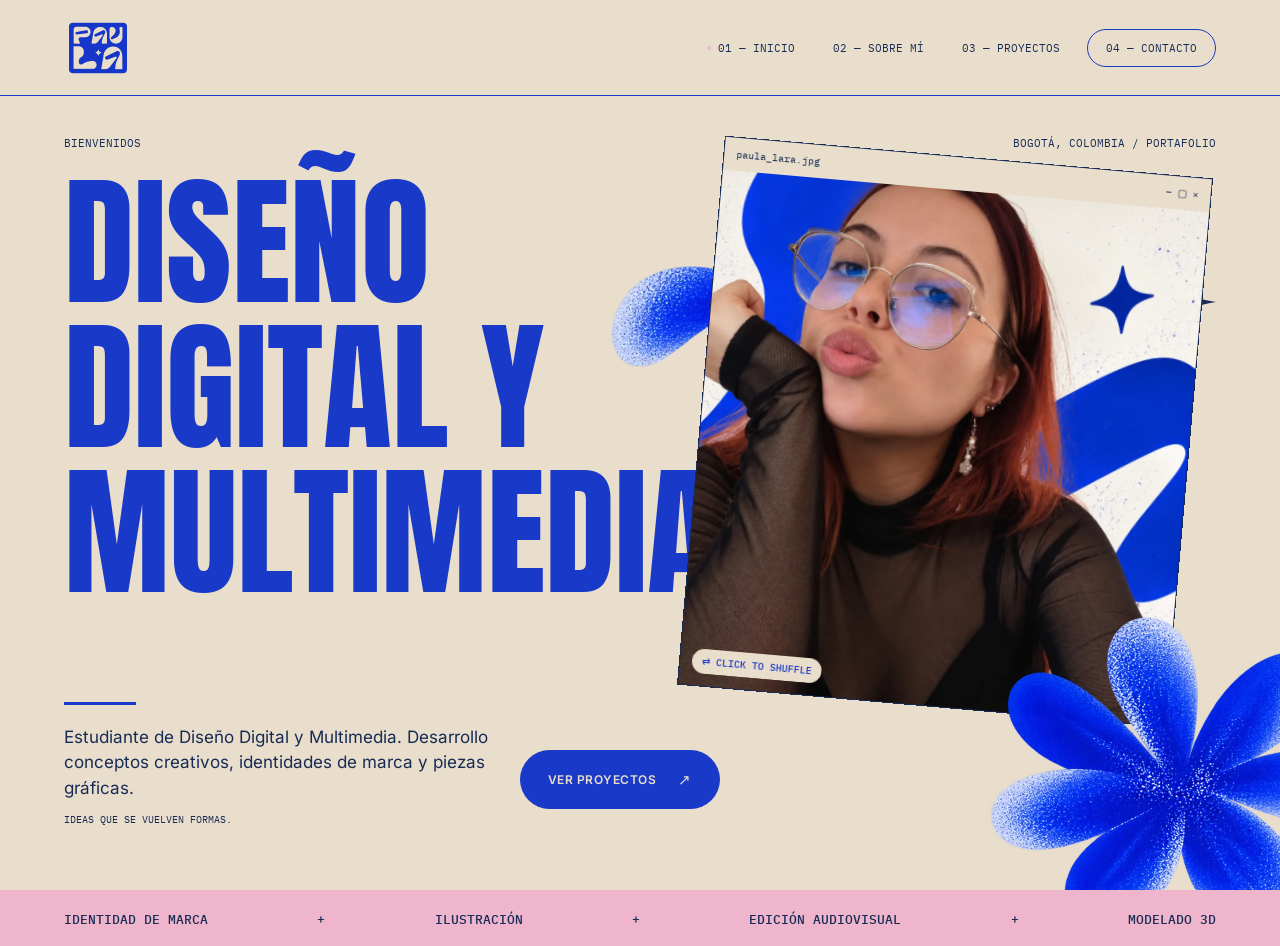
<file: index.html>
<!doctype html>
<html lang="es">
<head>
<meta charset="utf-8">
<meta name="viewport" content="width=device-width, initial-scale=1">
<title>Paula Lara — Diseño Digital y Multimedia</title>
<meta name="description" content="Portafolio de Paula Lara, estudiante de Diseño Digital y Multimedia en Bogotá: identidad de marca, ilustración, edición audiovisual y modelado 3D.">
<link rel="preload" href="assets/fonts/anton-latin-400-normal.woff2" as="font" type="font/woff2" crossorigin>
<link rel="icon" href="assets/favicon.svg" type="image/svg+xml">
<meta name="theme-color" content="#1939C9">
<meta property="og:title" content="Paula Lara — Diseño Digital y Multimedia">
<meta property="og:description" content="Portafolio: identidad de marca, ilustración, edición audiovisual y modelado 3D.">
<link rel="stylesheet" href="styles.css">
</head>
<body data-page="inicio">

<svg width="0" height="0" style="position:absolute" aria-hidden="true">
  <symbol id="star" viewBox="0 0 100 100"><path d="M50 0C54 30 70 46 100 50C70 54 54 70 50 100C46 70 30 54 0 50C30 46 46 30 50 0Z"/></symbol>
</svg>

<header class="nav" id="top">
  <a class="brand" href="index.html" aria-label="Paula Lara, inicio"><img src="assets/logo.png" width="69" height="58" alt="Paula Lara"></a>
  <button class="menu-btn" type="button" aria-expanded="false" aria-controls="menu">MENÚ <i aria-hidden="true"></i></button>
  <nav id="menu" aria-label="Principal">
    <a href="index.html" class="nav-link" data-id="inicio">01 — INICIO</a>
    <a href="sobre-mi.html" class="nav-link" data-id="sobre-mi">02 — SOBRE MÍ</a>
    <a href="proyectos.html" class="nav-link" data-id="proyectos">03 — PROYECTOS</a>
    <a href="contacto.html" class="nav-link nav-pill" data-id="contacto">04 — CONTACTO</a>
  </nav>
</header>

<main>
<!-- 01 INICIO -->
<section id="inicio" class="hero">
  <div class="meta"><span>BIENVENIDOS</span><span>BOGOTÁ, COLOMBIA / PORTAFOLIO</span></div>

  <h1 class="title" aria-label="Diseño Digital y Multimedia.">
    <span class="line" aria-hidden="true"><span>DISEÑO</span></span>
    <span class="line" aria-hidden="true"><span>DIGITAL Y</span></span>
    <span class="line" aria-hidden="true"><span>MULTIMEDIA.</span></span>
  </h1>

  <svg class="float-star hero-star" viewBox="0 0 100 100" aria-hidden="true"><use href="#star"/></svg>

  <img class="deco deco-onda" src="assets/onda-hero.webp" width="362" height="233" alt="" aria-hidden="true">

  <div class="window" role="group" aria-label="Fotografías de Paula Lara">
    <div class="bar"><span>paula_lara.jpg</span><span aria-hidden="true">–  ▢  ×</span></div>
    <button class="photo" type="button" aria-label="Cambiar fotografía (1 de 3)">
      
      <span class="slot is-on" data-n="1"><img src="assets/paula-selfie.webp" alt="" width="1000" height="1200" decoding="async"></span>
      <span class="slot" data-n="2"><img src="assets/foto-2.webp" alt="" width="1000" height="1200" decoding="async"></span>
      <span class="slot" data-n="3"><img src="assets/foto-3.webp" alt="" width="1000" height="1200" decoding="async"></span>
      <span class="tint tint-multiply"></span>
      <span class="tint tint-color"></span>
      <span class="hint" aria-hidden="true">⇄ CLICK TO SHUFFLE</span>
    </button>
  </div>

  <img class="deco deco-flor" loading="lazy" decoding="async" src="assets/flor-hero.webp" width="417" height="339" alt="" aria-hidden="true">

  <div class="intro">
    <i class="rule"></i>
    <p class="clip"><span>Estudiante de Diseño Digital y Multimedia. Desarrollo conceptos creativos, identidades de marca y piezas gráficas.</span></p>
    <small class="clip"><span>IDEAS QUE SE VUELVEN FORMAS.</span></small>
    <a class="cta" href="proyectos.html"><span>VER PROYECTOS</span><b aria-hidden="true">↗</b></a>
  </div>

  <ul class="ticker" aria-label="Disciplinas">
    <li><a href="proyectos.html">IDENTIDAD DE MARCA<b aria-hidden="true">↗</b></a></li>
    <li class="sep" aria-hidden="true">+</li>
    <li><a href="proyectos.html">ILUSTRACIÓN<b aria-hidden="true">↗</b></a></li>
    <li class="sep" aria-hidden="true">+</li>
    <li><a href="proyectos.html">EDICIÓN AUDIOVISUAL<b aria-hidden="true">↗</b></a></li>
    <li class="sep" aria-hidden="true">+</li>
    <li><a href="proyectos.html">MODELADO 3D<b aria-hidden="true">↗</b></a></li>
  </ul>
</section>


</main>
<script src="main.js"></script>
</body>
</html>
</file>
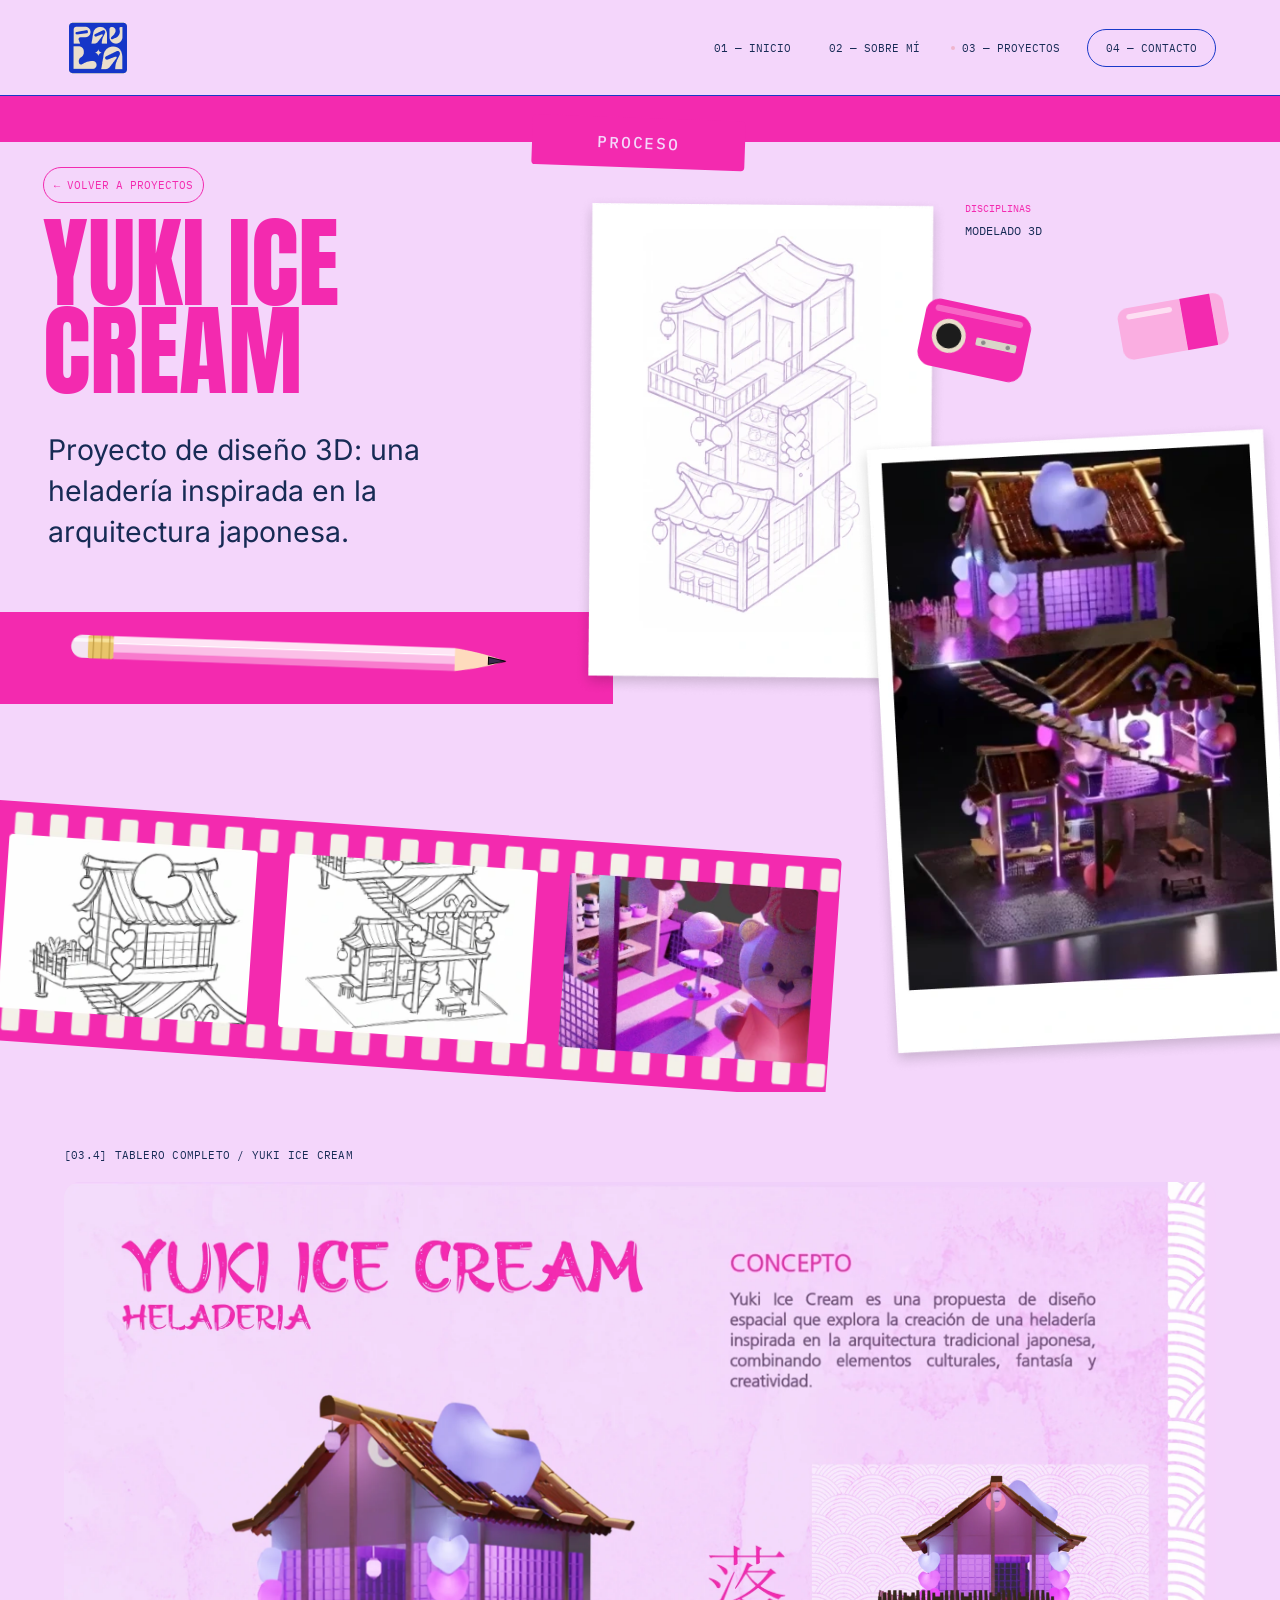
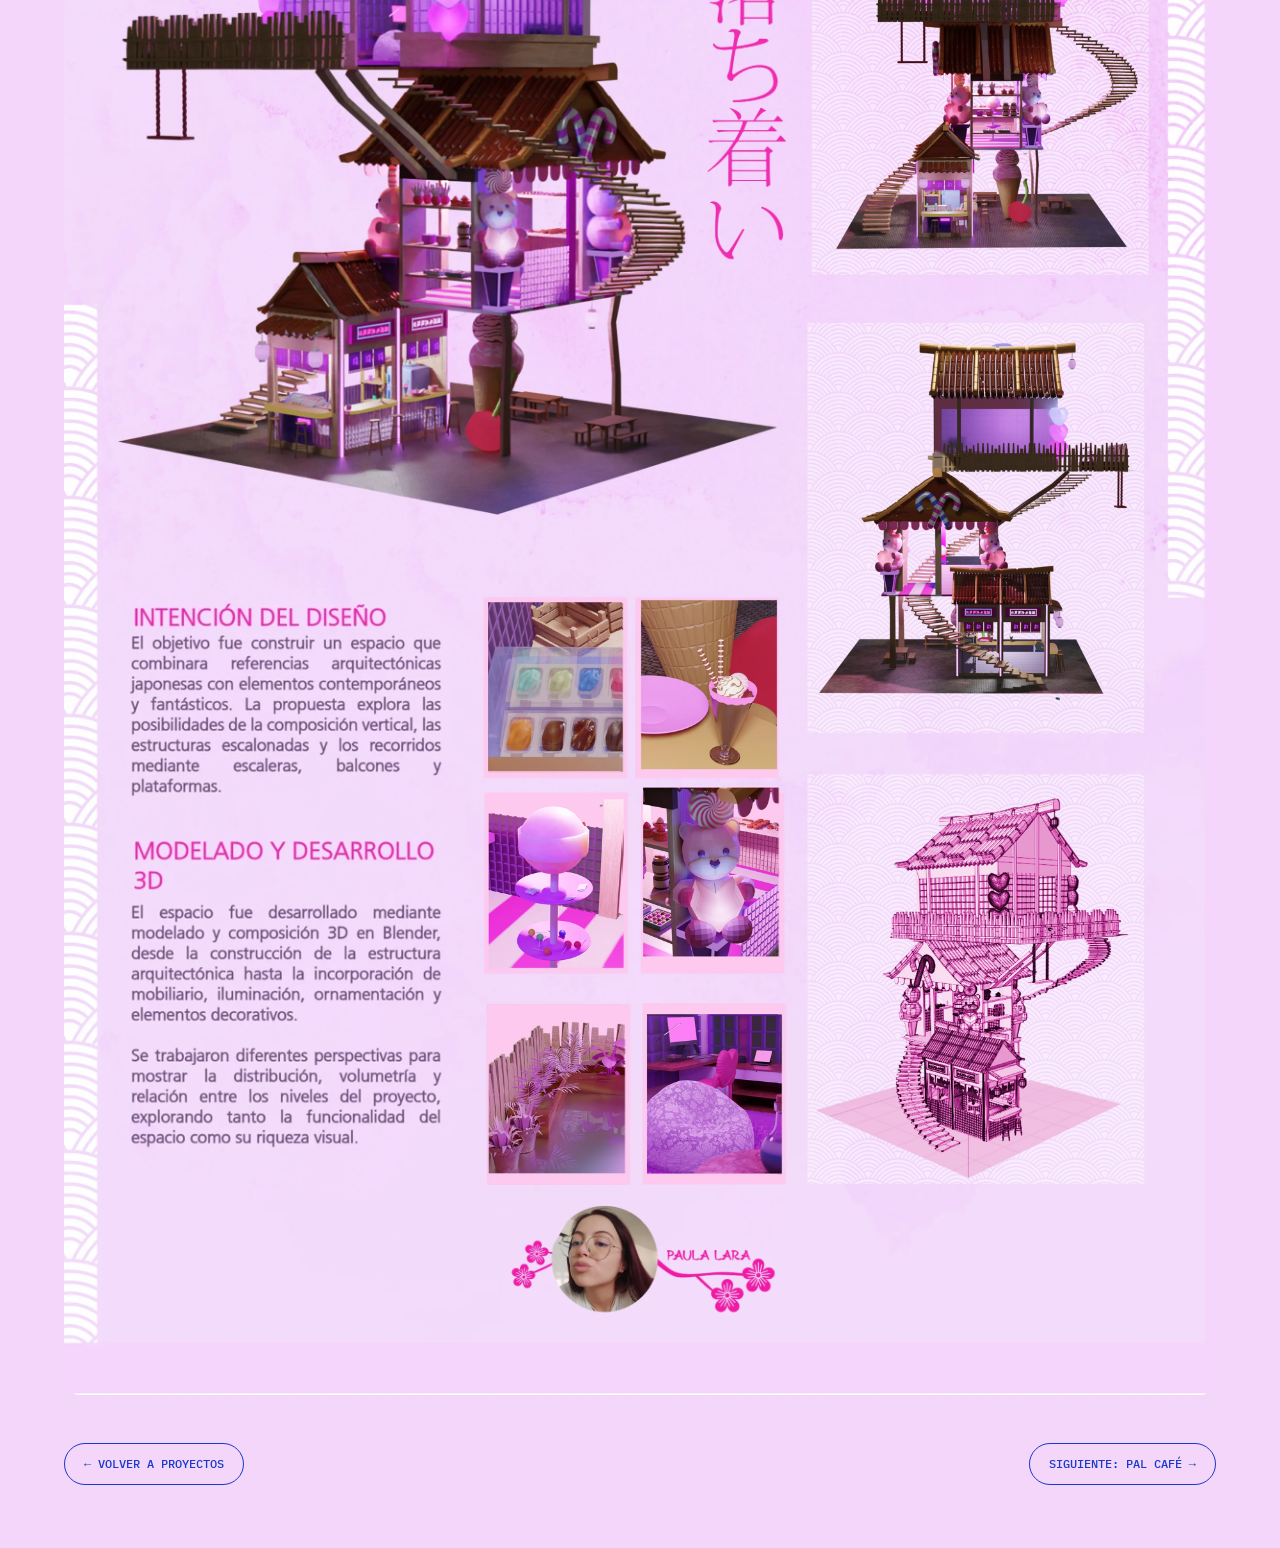
<file: caso-04.html>
<!doctype html>
<html lang="es">
<head>
<meta charset="utf-8">
<meta name="viewport" content="width=device-width, initial-scale=1">
<title>Yuki Ice Cream — Paula Lara</title>
<meta name="description" content="Portafolio de Paula Lara, estudiante de Diseño Digital y Multimedia en Bogotá: identidad de marca, ilustración, edición audiovisual y modelado 3D.">
<link rel="preload" href="assets/fonts/anton-latin-400-normal.woff2" as="font" type="font/woff2" crossorigin>
<link rel="icon" href="assets/favicon.svg" type="image/svg+xml">
<link rel="stylesheet" href="styles.css">

</head>
<body data-page="proyectos" data-case="yuki">
<svg width="0" height="0" style="position:absolute" aria-hidden="true">
  <symbol id="star" viewBox="0 0 100 100"><path d="M50 0C54 30 70 46 100 50C70 54 54 70 50 100C46 70 30 54 0 50C30 46 46 30 50 0Z"/></symbol>
</svg>
<header class="nav" id="top">
  <a class="brand" href="index.html" aria-label="Paula Lara, inicio"><img src="assets/logo.png" width="69" height="58" alt="Paula Lara"></a>
  <button class="menu-btn" type="button" aria-expanded="false" aria-controls="menu">MENÚ <i aria-hidden="true"></i></button>
  <nav id="menu" aria-label="Principal">
    <a href="index.html" class="nav-link" data-id="inicio">01 — INICIO</a>
    <a href="sobre-mi.html" class="nav-link" data-id="sobre-mi">02 — SOBRE MÍ</a>
    <a href="proyectos.html" class="nav-link" data-id="proyectos">03 — PROYECTOS</a>
    <a href="contacto.html" class="nav-link nav-pill" data-id="contacto">04 — CONTACTO</a>
  </nav>
</header>
<main>
<section class="proceso" style="--pc:#f32aaf;--pbg:#f4d6fb" aria-label="Proceso de Yuki Ice Cream">
  <div class="ps">
    <div class="p band" style="--x:0;--y:0;--w:1440;--h:52;--r:0deg;"></div>
    <div class="p tab" style="--tc:#f4d6fb;--x:600;--y:20;--w:240;--h:56;--r:2deg;"><span>PROCESO</span></div>
    <a class="p back" style="--x:48;--y:80;--w:182;--h:40;--r:0deg;" href="proyectos.html">← VOLVER A PROYECTOS</a>
    <h1 class="p name" style="--x:48;--y:140;--w:620;--h:224;--r:0deg;">YUKI ICE CREAM</h1>
    <div class="p bar" style="--x:0;--y:580;--w:690;--h:104;--r:0deg;"></div>
    <div class="p fa" style="--x:607;--y:94;--w:482;--h:625;--r:0deg;"><img src="assets/proceso/yuki-a.webp" alt="Boceto del proyecto Yuki Ice Cream" width="482" height="625" decoding="async"></div>
    <div class="p fb" style="--x:935;--y:334;--w:544;--h:771;--r:0deg;"><img src="assets/proceso/yuki-b.webp" alt="Imagen del proceso de Yuki Ice Cream" width="544" height="771" decoding="async"><div class="vframe" style="--fx:40;--fy:64;--ix:16;--iy:16;--ih:594"><video muted loop playsinline preload="metadata" aria-label="Video del proceso de Yuki Ice Cream"><source src="assets/proceso/video-yuki.mp4" type="video/mp4"></video></div></div>
    <div class="p film" style="--x:-30;--y:790;--w:980;--h:270;--r:4deg;" role="img" aria-label="Carrusel de fotogramas del proceso de Yuki Ice Cream"><div class="belt" style="background-image:url(assets/proceso/yuki-cinta.webp)"></div></div>
    <div class="p desc" data-dc="1" style="--x:54;--y:376;--w:561;--h:180;--r:0deg;"><p style="color:#172b55">Proyecto de diseño 3D: una heladería inspirada en la arquitectura japonesa.</p></div>
    <div class="p meta" style="--x:1086;--y:120;--w:260;--h:40;--r:0deg;"><small style="color:#f32aaf">DISCIPLINAS</small><span style="color:#172b55">MODELADO 3D</span></div>
    <div class="p sac" style="--x:1045;--y:225;--w:120;--h:76;--r:12deg;"><img src="assets/proceso/yuki-sacapuntas.png" alt="" width="120" height="76"></div>
    <div class="p bor" style="--x:1256;--y:241;--w:120;--h:58;--r:-10deg;"><img src="assets/proceso/yuki-borrador.png" alt="" width="120" height="58"></div>
    <div class="p lap" style="--x:70;--y:605;--w:1141;--h:59;--r:2deg;"><img src="assets/proceso/yuki-lapiz.png" alt="" width="1141" height="59"></div>
  </div>
</section>
<section class="board">
  <p class="label">[03.4]  TABLERO COMPLETO / YUKI ICE CREAM</p>
  <div class="jboard"><img class="jbase" src="assets/yuki-tablero/tablero.webp" alt="Tablero completo del proyecto Yuki Ice Cream: heladería inspirada en la arquitectura japonesa" loading="lazy" decoding="async" width="2400" height="3777"><div class="tilt" style="left:64.667%;top:15.678%;width:29.500%;height:22.458%"><img src="assets/yuki-tablero/r1.webp" alt="Vista 3D de Yuki Ice Cream" loading="lazy" decoding="async"></div><div class="tilt" style="left:64.667%;top:40.890%;width:29.500%;height:22.881%"><img src="assets/yuki-tablero/r2.webp" alt="Vista frontal de Yuki Ice Cream" loading="lazy" decoding="async"></div><div class="tilt" style="left:64.667%;top:65.890%;width:29.500%;height:22.881%"><img src="assets/yuki-tablero/r3.webp" alt="Boceto en isométrico de Yuki Ice Cream" loading="lazy" decoding="async"></div><div class="tilt" style="left:36.667%;top:56.144%;width:11.833%;height:9.534%"><img src="assets/yuki-tablero/t1.webp" alt="Detalle de modelado 1" loading="lazy" decoding="async"></div><div class="tilt" style="left:50.000%;top:56.144%;width:12.000%;height:9.534%"><img src="assets/yuki-tablero/t2.webp" alt="Detalle de modelado 2" loading="lazy" decoding="async"></div><div class="tilt" style="left:36.667%;top:66.525%;width:11.833%;height:9.746%"><img src="assets/yuki-tablero/t3.webp" alt="Detalle de modelado 3" loading="lazy" decoding="async"></div><div class="tilt" style="left:50.000%;top:66.525%;width:12.000%;height:9.746%"><img src="assets/yuki-tablero/t4.webp" alt="Detalle de modelado 4" loading="lazy" decoding="async"></div><div class="tilt" style="left:36.667%;top:78.390%;width:11.833%;height:9.534%"><img src="assets/yuki-tablero/t5.webp" alt="Detalle de modelado 5" loading="lazy" decoding="async"></div><div class="tilt" style="left:50.000%;top:78.390%;width:12.000%;height:9.534%"><img src="assets/yuki-tablero/t6.webp" alt="Detalle de modelado 6" loading="lazy" decoding="async"></div></div>
</section>
<div class="case-foot"><a href="proyectos.html">← VOLVER A PROYECTOS</a><a href="caso-palcafe.html">SIGUIENTE: PAL CAFÉ →</a></div>
</main>
<script src="main.js"></script>
</body>
</html>
</file>
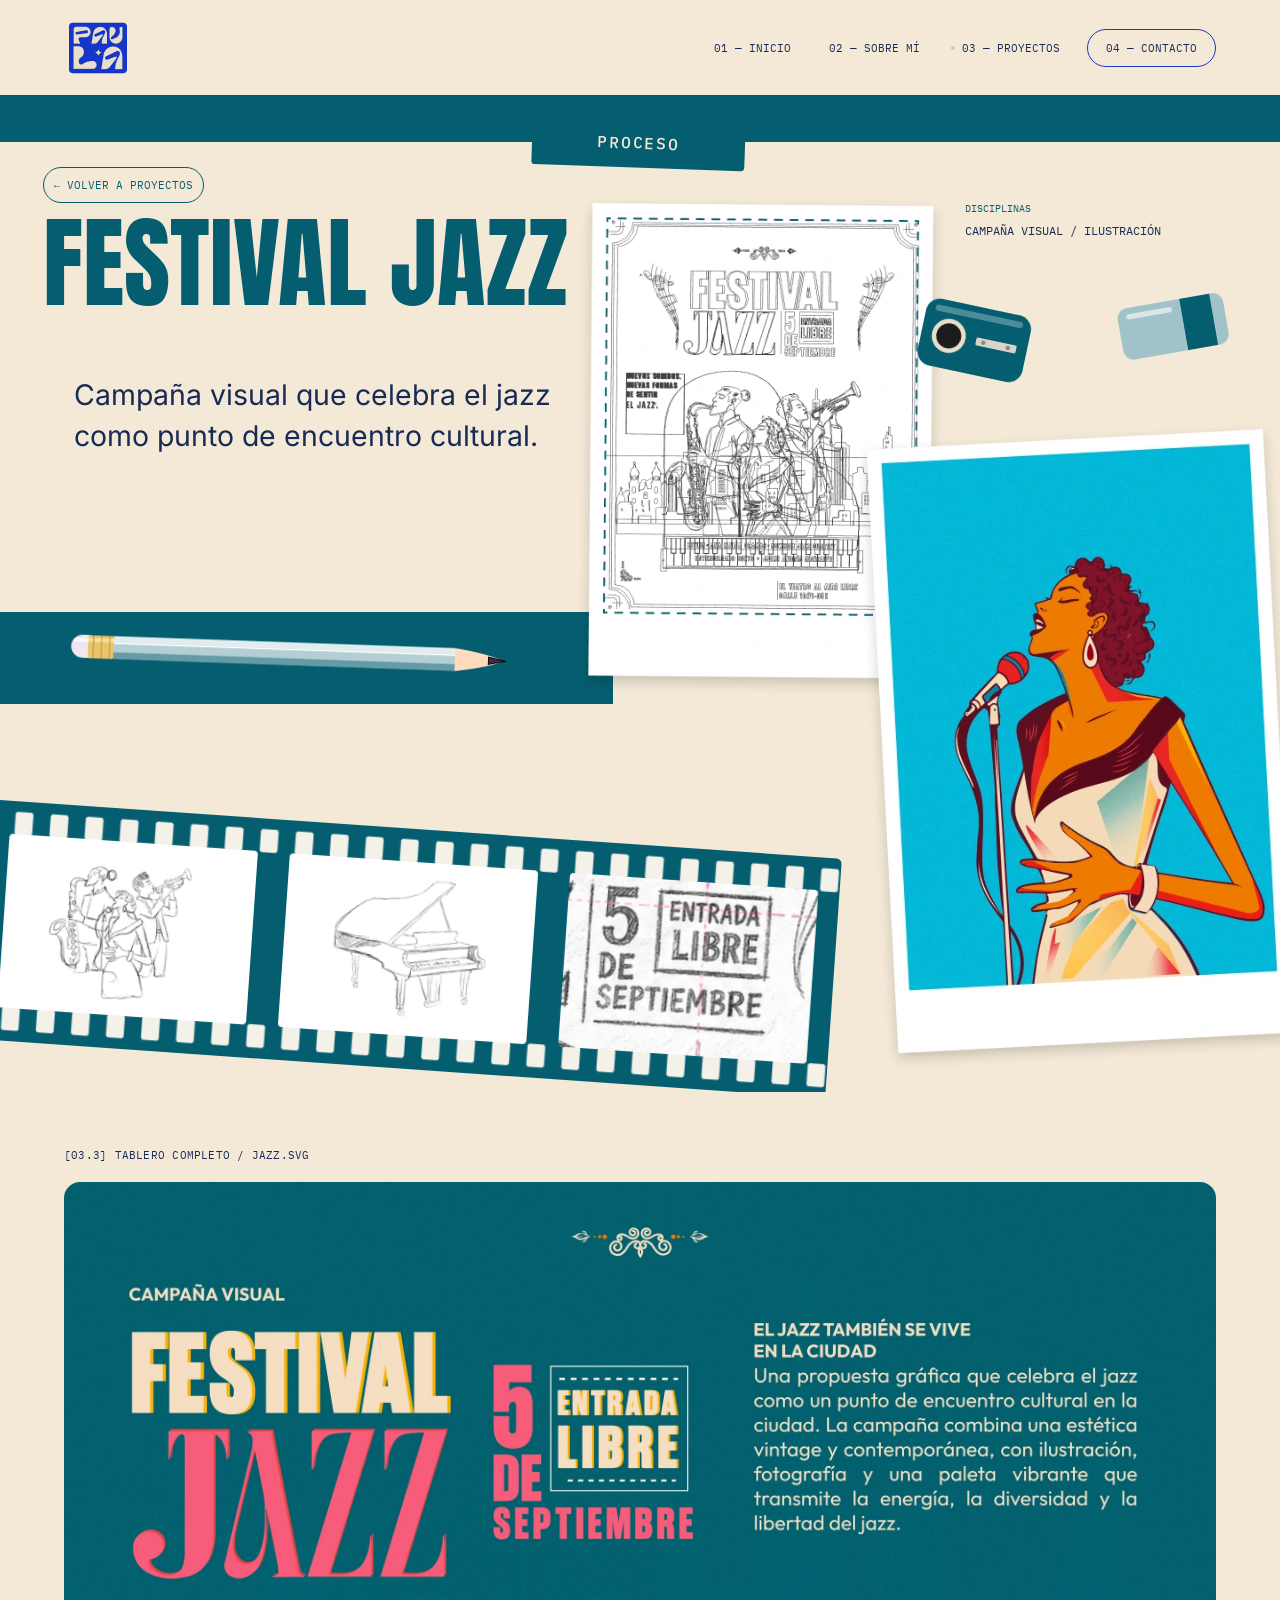
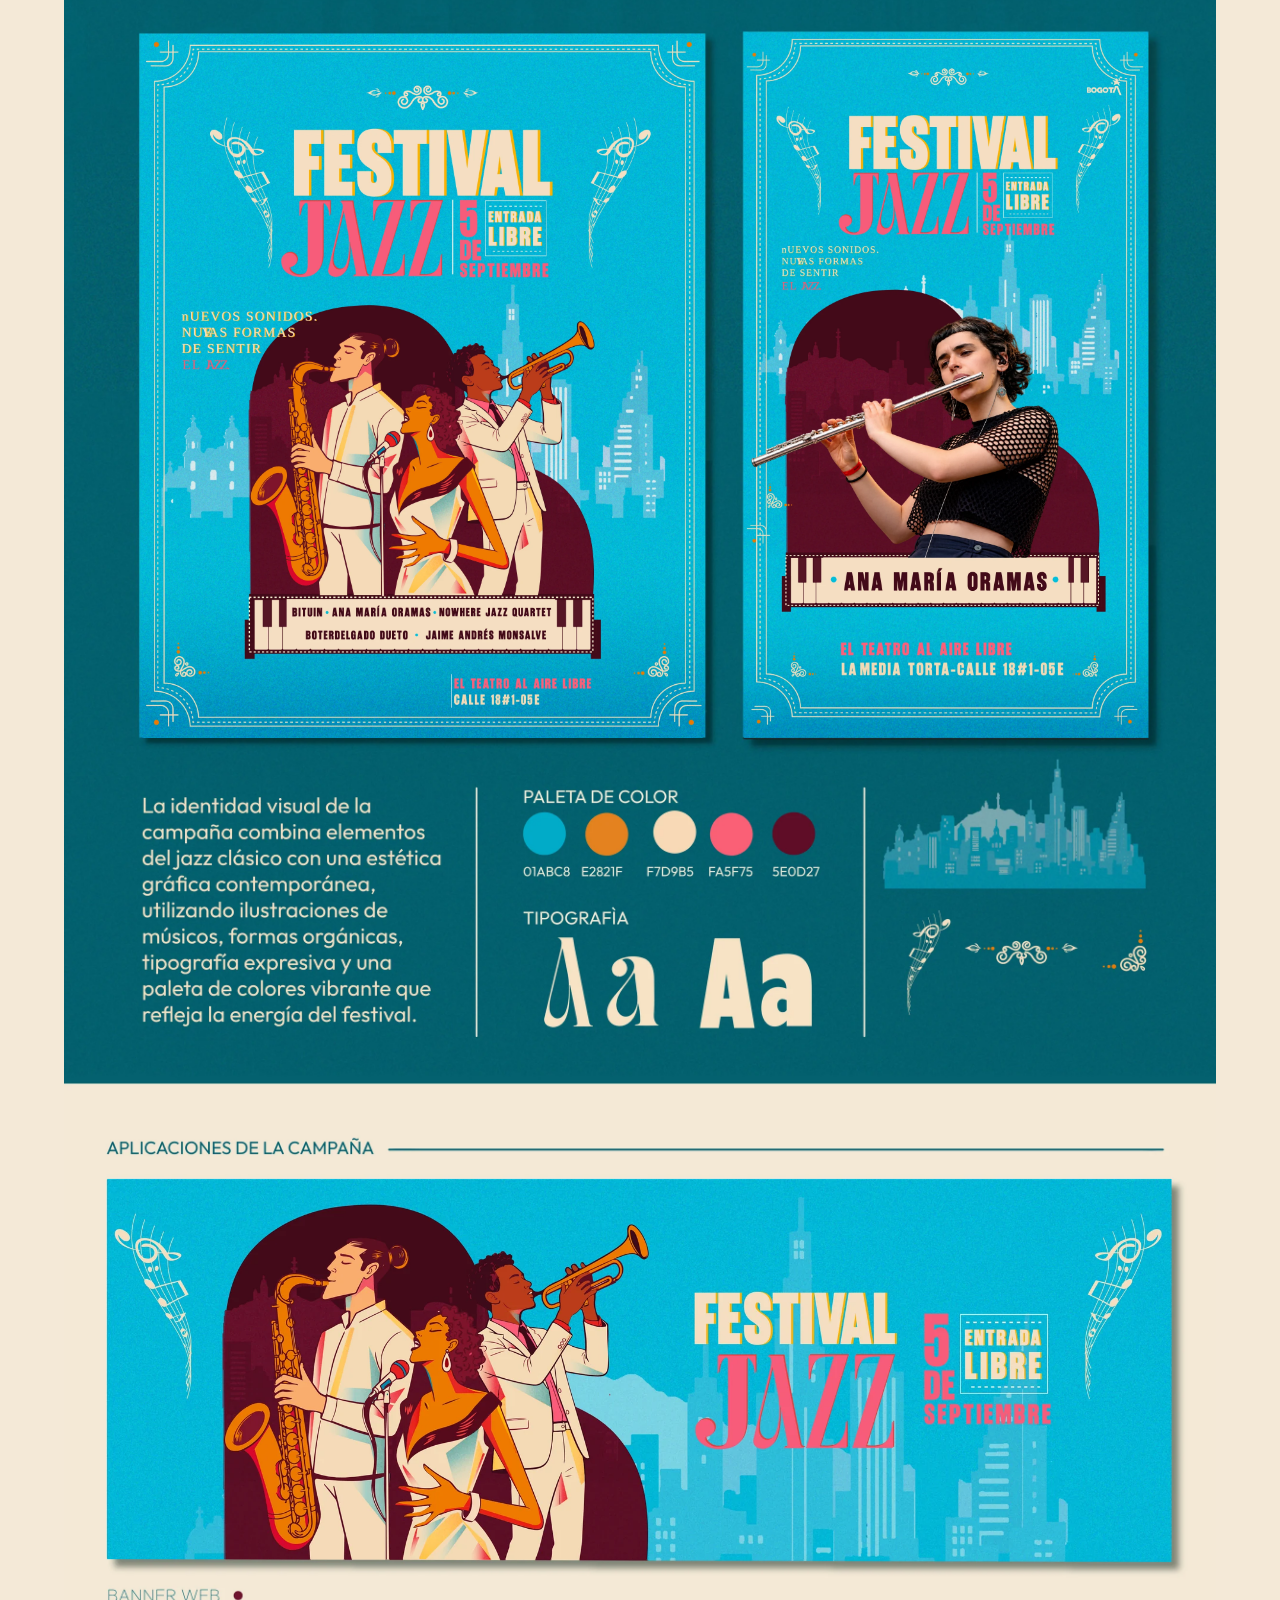
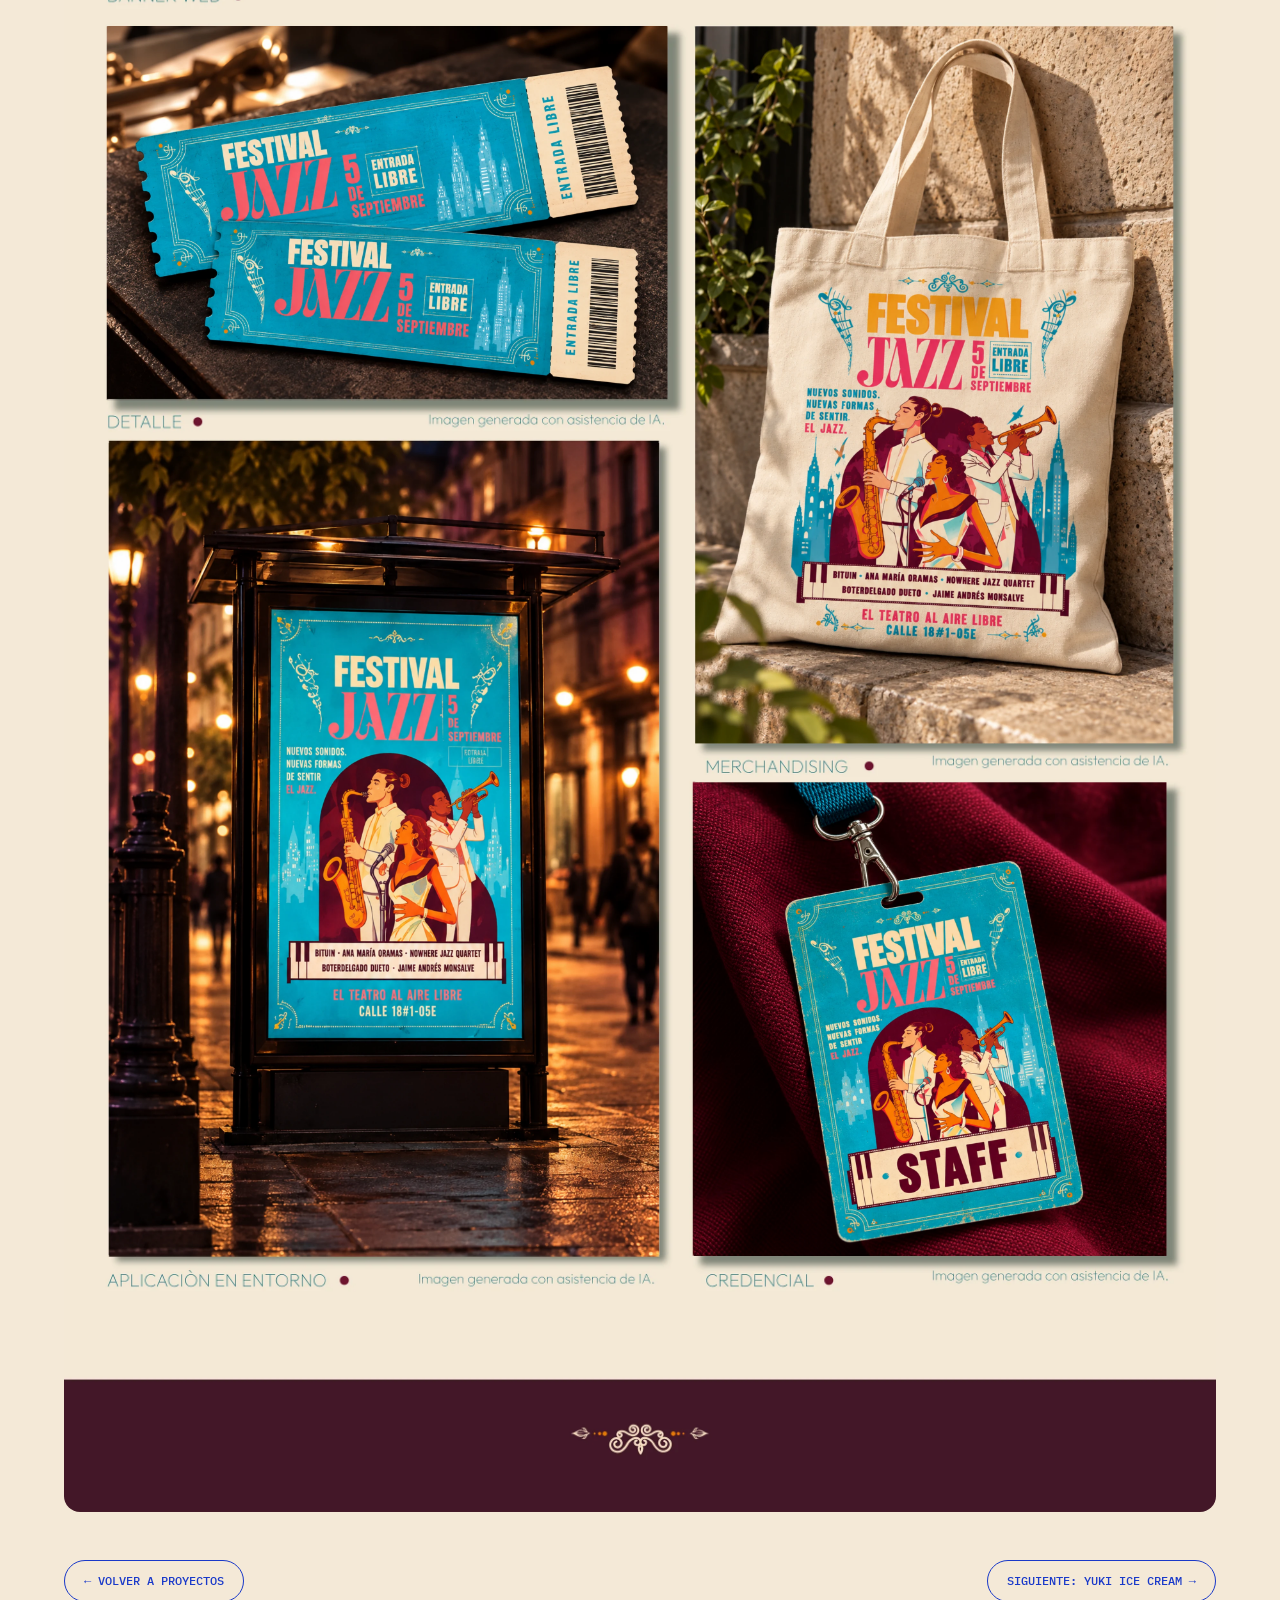
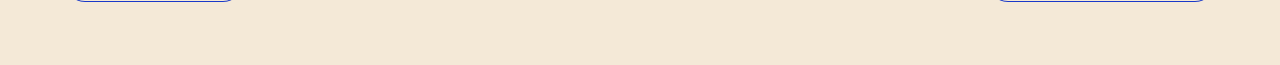
<file: caso-jazz.html>
<!doctype html>
<html lang="es">
<head>
<meta charset="utf-8">
<meta name="viewport" content="width=device-width, initial-scale=1">
<title>Festival Jazz — Paula Lara</title>
<meta name="description" content="Portafolio de Paula Lara, estudiante de Diseño Digital y Multimedia en Bogotá: identidad de marca, ilustración, edición audiovisual y modelado 3D.">
<link rel="preload" href="assets/fonts/anton-latin-400-normal.woff2" as="font" type="font/woff2" crossorigin>
<link rel="icon" href="assets/favicon.svg" type="image/svg+xml">
<link rel="stylesheet" href="styles.css">

</head>
<body data-page="proyectos" data-case="jazz">
<svg width="0" height="0" style="position:absolute" aria-hidden="true">
  <symbol id="star" viewBox="0 0 100 100"><path d="M50 0C54 30 70 46 100 50C70 54 54 70 50 100C46 70 30 54 0 50C30 46 46 30 50 0Z"/></symbol>
</svg>
<header class="nav" id="top">
  <a class="brand" href="index.html" aria-label="Paula Lara, inicio"><img src="assets/logo.png" width="69" height="58" alt="Paula Lara"></a>
  <button class="menu-btn" type="button" aria-expanded="false" aria-controls="menu">MENÚ <i aria-hidden="true"></i></button>
  <nav id="menu" aria-label="Principal">
    <a href="index.html" class="nav-link" data-id="inicio">01 — INICIO</a>
    <a href="sobre-mi.html" class="nav-link" data-id="sobre-mi">02 — SOBRE MÍ</a>
    <a href="proyectos.html" class="nav-link" data-id="proyectos">03 — PROYECTOS</a>
    <a href="contacto.html" class="nav-link nav-pill" data-id="contacto">04 — CONTACTO</a>
  </nav>
</header>
<main>
<section class="proceso" style="--pc:#055e70;--pbg:#f4e9d7" aria-label="Proceso de Festival Jazz">
  <div class="ps">
    <div class="p band" style="--x:0;--y:0;--w:1440;--h:52;--r:0deg;"></div>
    <div class="p tab" style="--tc:#f4e9d7;--x:600;--y:20;--w:240;--h:56;--r:2deg;"><span>PROCESO</span></div>
    <a class="p back" style="--x:48;--y:80;--w:182;--h:40;--r:0deg;" href="proyectos.html">← VOLVER A PROYECTOS</a>
    <h1 class="p name" style="--x:48;--y:140;--w:620;--h:224;--r:0deg;">FESTIVAL JAZZ</h1>
    <div class="p bar" style="--x:0;--y:580;--w:690;--h:104;--r:0deg;"></div>
    <div class="p fa" style="--x:607;--y:94;--w:482;--h:625;--r:0deg;"><img src="assets/proceso/jazz-a.webp" alt="Boceto del proyecto Festival Jazz" width="482" height="625" decoding="async"></div>
    <div class="p fb" style="--x:935;--y:334;--w:544;--h:771;--r:0deg;"><img src="assets/proceso/jazz-b.webp" alt="Imagen del proceso de Festival Jazz" width="544" height="771" decoding="async"></div>
    <div class="p film" style="--x:-30;--y:790;--w:980;--h:270;--r:4deg;" role="img" aria-label="Carrusel de fotogramas del proceso de Festival Jazz"><div class="belt" style="background-image:url(assets/proceso/jazz-cinta.webp)"></div></div>
    <div class="p desc" data-dc="1" style="--x:83;--y:314;--w:561;--h:180;--r:0deg;"><p style="color:#172b55">Campaña visual que celebra el jazz como punto de encuentro cultural.</p></div>
    <div class="p meta" style="--x:1086;--y:120;--w:260;--h:40;--r:0deg;"><small style="color:#055e70">DISCIPLINAS</small><span style="color:#172b55">CAMPAÑA VISUAL / ILUSTRACIÓN</span></div>
    <div class="p sac" style="--x:1045;--y:225;--w:120;--h:76;--r:12deg;"><img src="assets/proceso/jazz-sacapuntas.png" alt="" width="120" height="76"></div>
    <div class="p bor" style="--x:1256;--y:241;--w:120;--h:58;--r:-10deg;"><img src="assets/proceso/jazz-borrador.png" alt="" width="120" height="58"></div>
    <div class="p lap" style="--x:70;--y:605;--w:1141;--h:59;--r:2deg;"><img src="assets/proceso/jazz-lapiz.png" alt="" width="1141" height="59"></div>
  </div>
</section>
<section class="board">
  <p class="label">[03.3]  TABLERO COMPLETO / JAZZ.SVG</p>
  <div class="jboard"><img class="jbase" src="assets/jazz/tablero.webp" alt="Tablero completo de la campaña visual Festival Jazz" loading="lazy" decoding="async" width="2400" height="7356"><div class="tilt" style="left:6.667%;top:12.779%;width:48.833%;height:19.956%"><img src="assets/jazz/p1.webp" alt="Afiche 1 de la campaña Festival Jazz" loading="lazy" decoding="async"></div><div class="tilt" style="left:59.000%;top:12.779%;width:35.167%;height:20.011%"><img src="assets/jazz/p2.webp" alt="Afiche 2 de la campaña Festival Jazz" loading="lazy" decoding="async"></div><div class="tilt" style="left:3.667%;top:45.242%;width:92.667%;height:10.767%"><img src="assets/jazz/banner.webp" alt="Banner web de Festival Jazz" loading="lazy" decoding="async"></div><div class="tilt" style="left:3.667%;top:57.912%;width:48.833%;height:10.604%"><img src="assets/jazz/tickets.webp" alt="Boletas del Festival Jazz" loading="lazy" decoding="async"></div><div class="tilt" style="left:54.667%;top:57.912%;width:41.667%;height:20.392%"><img src="assets/jazz/tote.webp" alt="Bolsa de tela con el diseño del Festival Jazz" loading="lazy" decoding="async"></div><div class="tilt" style="left:3.667%;top:69.712%;width:48.833%;height:23.002%"><img src="assets/jazz/entorno.webp" alt="Afiche en paradero de bus" loading="lazy" decoding="async"></div><div class="tilt" style="left:54.667%;top:79.282%;width:41.667%;height:13.540%"><img src="assets/jazz/staff.webp" alt="Credencial STAFF del Festival Jazz" loading="lazy" decoding="async"></div></div>
</section>
<div class="case-foot"><a href="proyectos.html">← VOLVER A PROYECTOS</a><a href="caso-04.html">SIGUIENTE: YUKI ICE CREAM →</a></div>
</main>
<script src="main.js"></script>
</body>
</html>
</file>
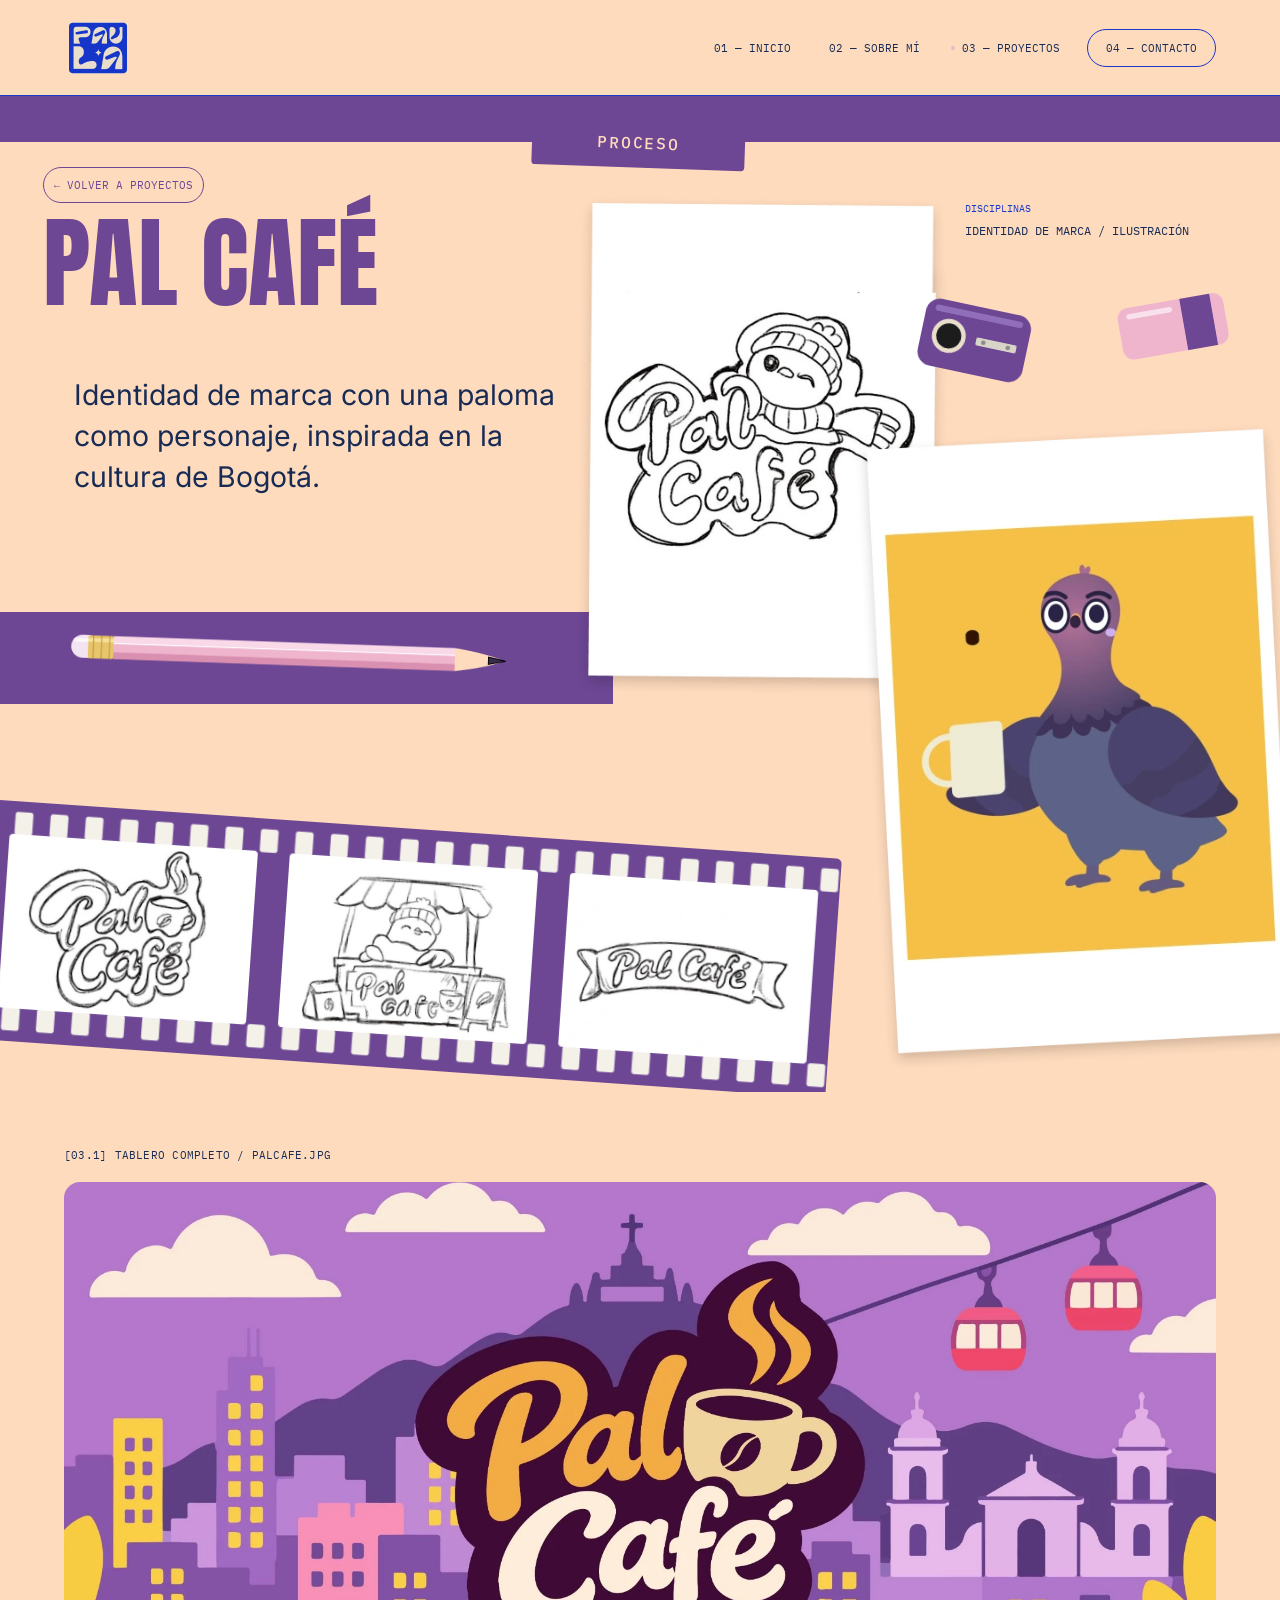
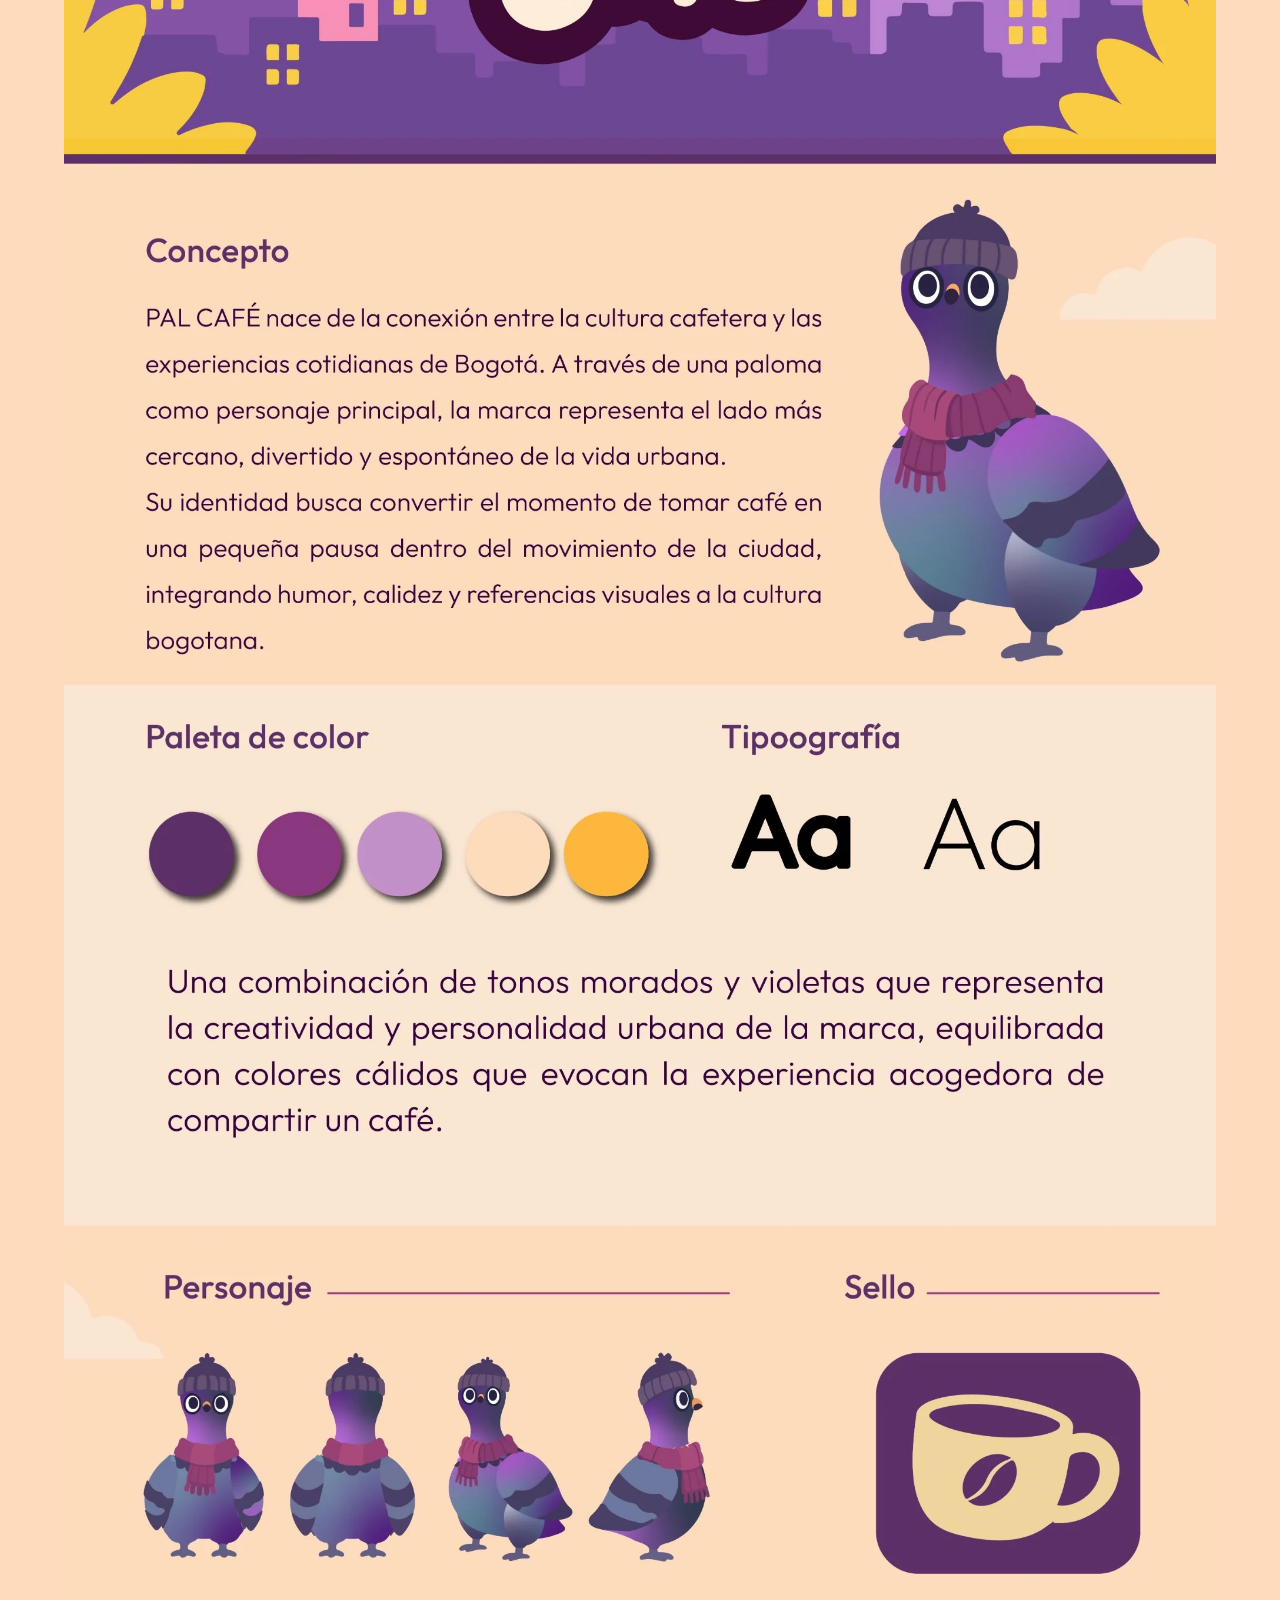
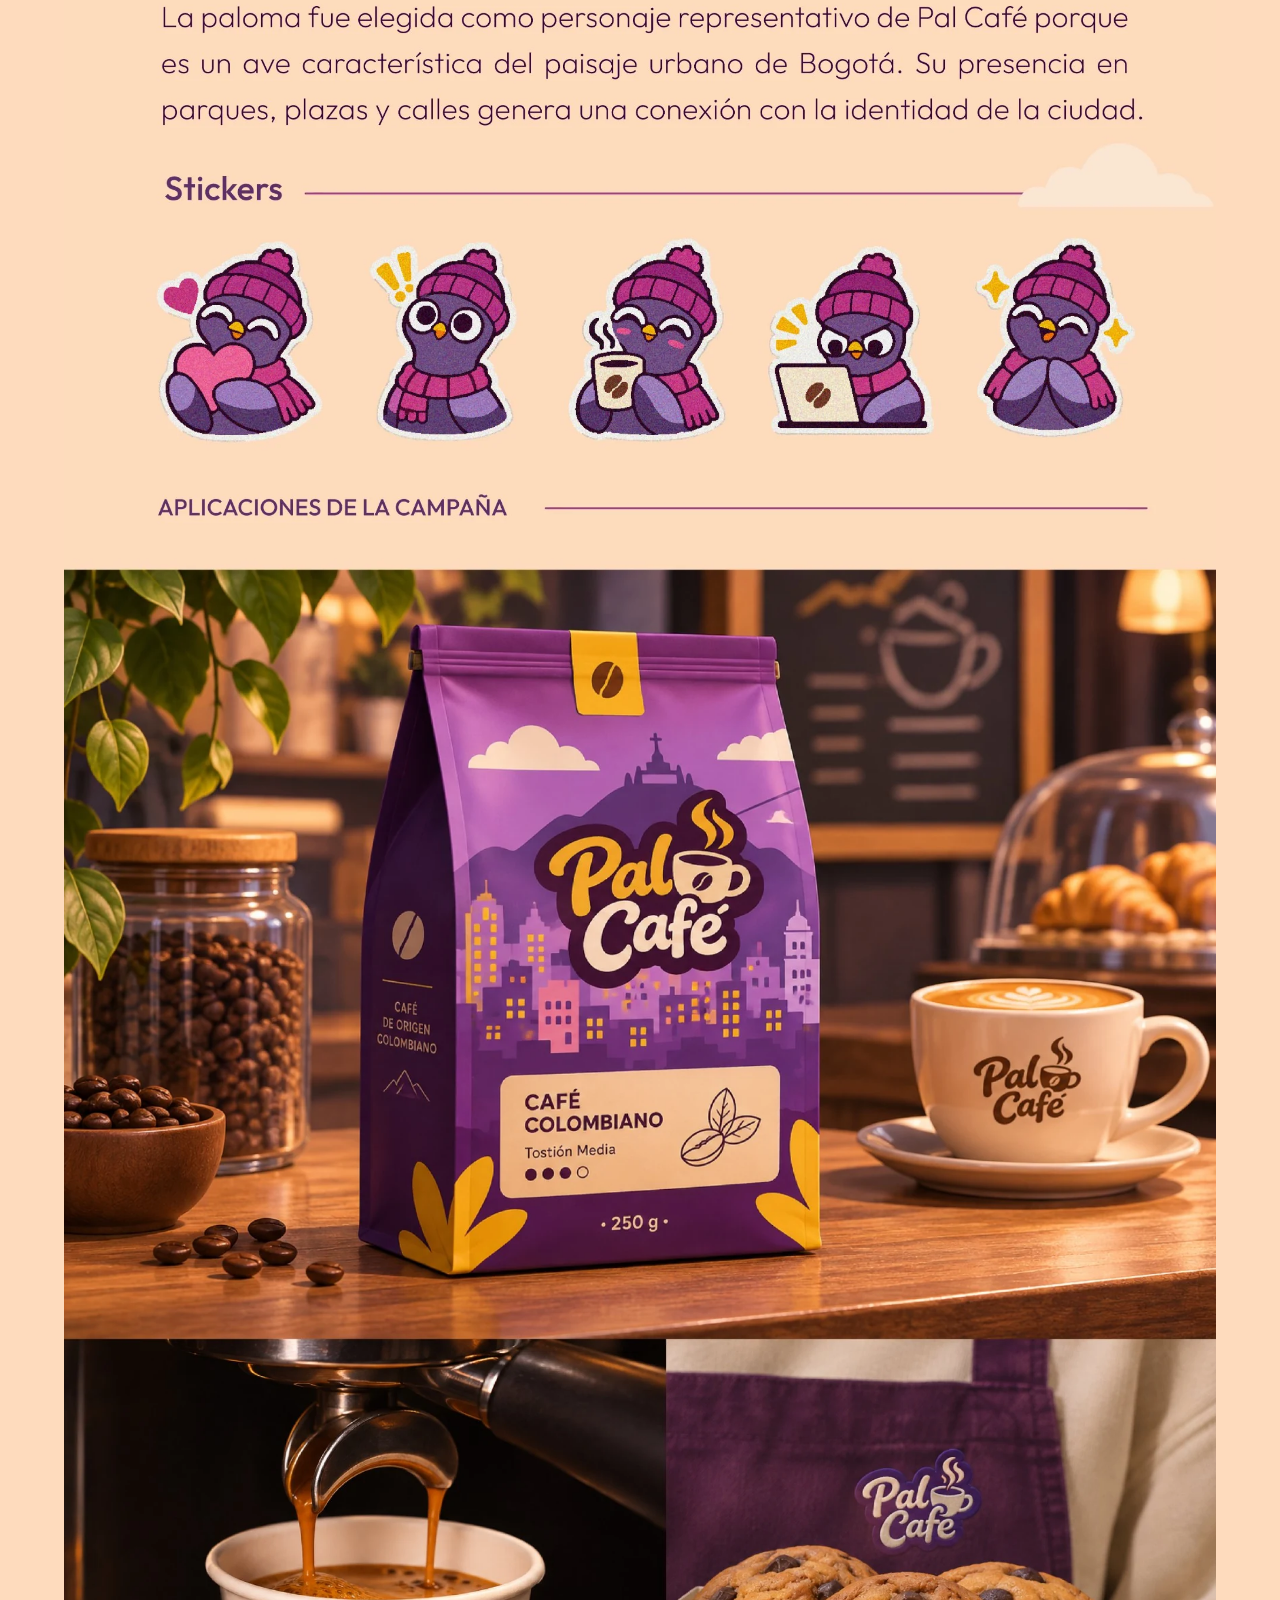
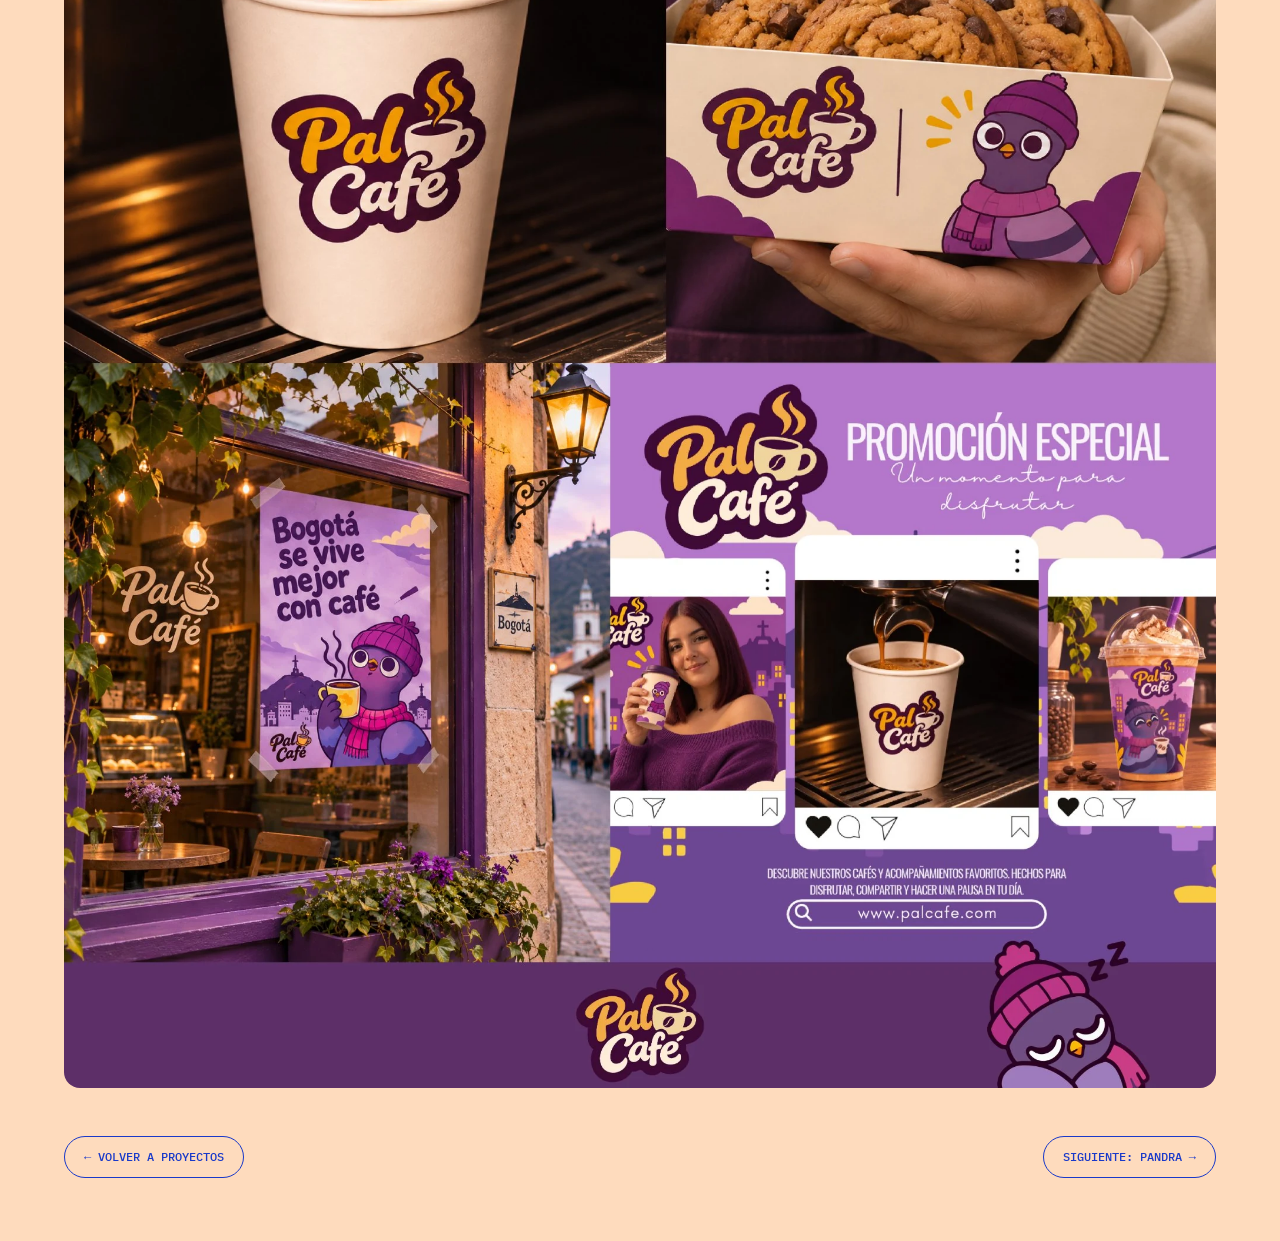
<file: caso-palcafe.html>
<!doctype html>
<html lang="es">
<head>
<meta charset="utf-8">
<meta name="viewport" content="width=device-width, initial-scale=1">
<title>Pal Café — Paula Lara</title>
<meta name="description" content="Portafolio de Paula Lara, estudiante de Diseño Digital y Multimedia en Bogotá: identidad de marca, ilustración, edición audiovisual y modelado 3D.">
<link rel="preload" href="assets/fonts/anton-latin-400-normal.woff2" as="font" type="font/woff2" crossorigin>
<link rel="icon" href="assets/favicon.svg" type="image/svg+xml">
<link rel="stylesheet" href="styles.css">

</head>
<body data-page="proyectos" data-case="palcafe">
<svg width="0" height="0" style="position:absolute" aria-hidden="true">
  <symbol id="star" viewBox="0 0 100 100"><path d="M50 0C54 30 70 46 100 50C70 54 54 70 50 100C46 70 30 54 0 50C30 46 46 30 50 0Z"/></symbol>
</svg>
<header class="nav" id="top">
  <a class="brand" href="index.html" aria-label="Paula Lara, inicio"><img src="assets/logo.png" width="69" height="58" alt="Paula Lara"></a>
  <button class="menu-btn" type="button" aria-expanded="false" aria-controls="menu">MENÚ <i aria-hidden="true"></i></button>
  <nav id="menu" aria-label="Principal">
    <a href="index.html" class="nav-link" data-id="inicio">01 — INICIO</a>
    <a href="sobre-mi.html" class="nav-link" data-id="sobre-mi">02 — SOBRE MÍ</a>
    <a href="proyectos.html" class="nav-link" data-id="proyectos">03 — PROYECTOS</a>
    <a href="contacto.html" class="nav-link nav-pill" data-id="contacto">04 — CONTACTO</a>
  </nav>
</header>
<main>
<section class="proceso" style="--pc:#6d4794;--pbg:#fedbbd" aria-label="Proceso de Pal Café">
  <div class="ps">
    <div class="p band" style="--x:0;--y:0;--w:1440;--h:52;--r:0deg;"></div>
    <div class="p tab" style="--tc:#fedbbd;--x:600;--y:20;--w:240;--h:56;--r:2deg;"><span>PROCESO</span></div>
    <a class="p back" style="--x:48;--y:80;--w:182;--h:40;--r:0deg;" href="proyectos.html">← VOLVER A PROYECTOS</a>
    <h1 class="p name" style="--x:48;--y:140;--w:620;--h:224;--r:0deg;">PAL CAFÉ</h1>
    <div class="p bar" style="--x:0;--y:580;--w:690;--h:104;--r:0deg;"></div>
    <div class="p fa" style="--x:607;--y:94;--w:482;--h:625;--r:0deg;"><img src="assets/proceso/palcafe-a.webp" alt="Boceto del proyecto Pal Café" width="482" height="625" decoding="async"></div>
    <div class="p fb" style="--x:935;--y:334;--w:544;--h:771;--r:0deg;"><img src="assets/proceso/palcafe-b.webp" alt="Imagen del proceso de Pal Café" width="544" height="771" decoding="async"><div class="vframe" style="--fx:40;--fy:64;--ix:16;--iy:96.8;--ih:479"><video muted loop playsinline preload="metadata" aria-label="Video del proceso de Pal Café"><source src="assets/proceso/video-palcafe.mp4" type="video/mp4"></video></div></div>
    <div class="p film" style="--x:-30;--y:790;--w:980;--h:270;--r:4deg;" role="img" aria-label="Carrusel de fotogramas del proceso de Pal Café"><div class="belt" style="background-image:url(assets/proceso/palcafe-cinta.webp)"></div></div>
    <div class="p desc" data-dc="1" style="--x:83;--y:314;--w:561;--h:180;--r:0deg;"><p style="color:#172b55">Identidad de marca con una paloma como personaje, inspirada en la cultura de Bogotá.</p></div>
    <div class="p meta" style="--x:1086;--y:120;--w:260;--h:40;--r:0deg;"><small style="color:#1939c9">DISCIPLINAS</small><span style="color:#172b55">IDENTIDAD DE MARCA / ILUSTRACIÓN</span></div>
    <div class="p sac" style="--x:1045;--y:225;--w:120;--h:76;--r:12deg;"><img src="assets/proceso/palcafe-sacapuntas.png" alt="" width="120" height="76"></div>
    <div class="p bor" style="--x:1256;--y:241;--w:120;--h:58;--r:-10deg;"><img src="assets/proceso/palcafe-borrador.png" alt="" width="120" height="58"></div>
    <div class="p lap" style="--x:70;--y:605;--w:1141;--h:59;--r:2deg;"><img src="assets/proceso/palcafe-lapiz.png" alt="" width="1141" height="59"></div>
  </div>
</section>
<section class="board">
  <p class="label">[03.1]  TABLERO COMPLETO / PALCAFE.JPG</p>
  <div class="jboard"><img class="jbase" src="assets/palcafe-tablero/tablero.webp" alt="Tablero completo del proyecto Pal Café: identidad de marca con una paloma como personaje" loading="lazy" decoding="async" width="1958" height="8000"><div class="tilt" style="left:0.000%;top:55.209%;width:100.000%;height:16.255%"><img src="assets/palcafe-tablero/bolsa.webp" alt="Bolsa de café Pal Café" loading="lazy" decoding="async"></div><div class="tilt" style="left:0.000%;top:71.585%;width:52.000%;height:13.012%"><img src="assets/palcafe-tablero/taza.webp" alt="Vaso de café Pal Café" loading="lazy" decoding="async"></div><div class="tilt" style="left:52.500%;top:71.585%;width:47.500%;height:13.012%"><img src="assets/palcafe-tablero/galletas.webp" alt="Empaque de galletas Pal Café" loading="lazy" decoding="async"></div><div class="tilt" style="left:0.000%;top:84.678%;width:50.667%;height:12.404%"><img src="assets/palcafe-tablero/ventana.webp" alt="Afiche en ventana de la cafetería" loading="lazy" decoding="async"></div><div class="tilt" style="left:51.000%;top:84.678%;width:49.000%;height:12.404%"><img src="assets/palcafe-tablero/promo.webp" alt="Publicación de promoción para redes" loading="lazy" decoding="async"></div></div>
</section>
<div class="case-foot"><a href="proyectos.html">← VOLVER A PROYECTOS</a><a href="caso-pandra.html">SIGUIENTE: PANDRA →</a></div>
</main>
<script src="main.js"></script>
</body>
</html>
</file>
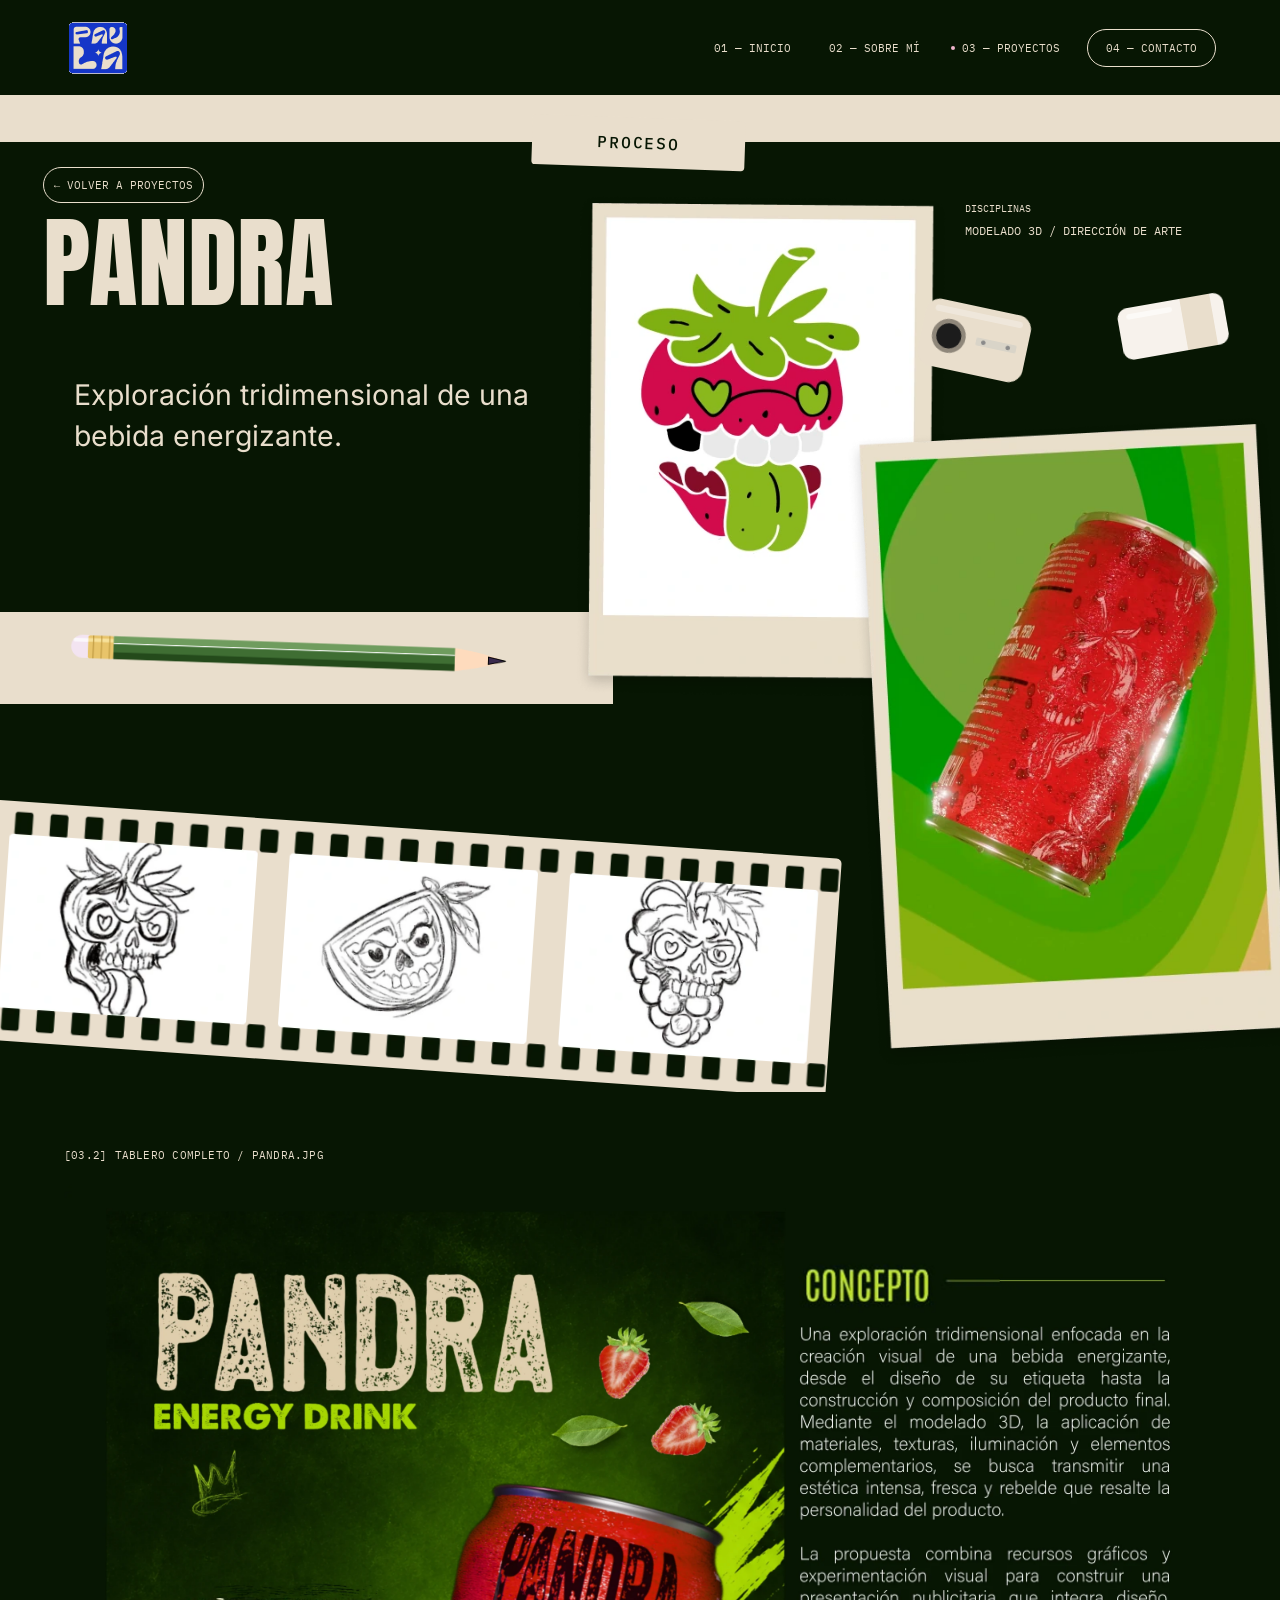
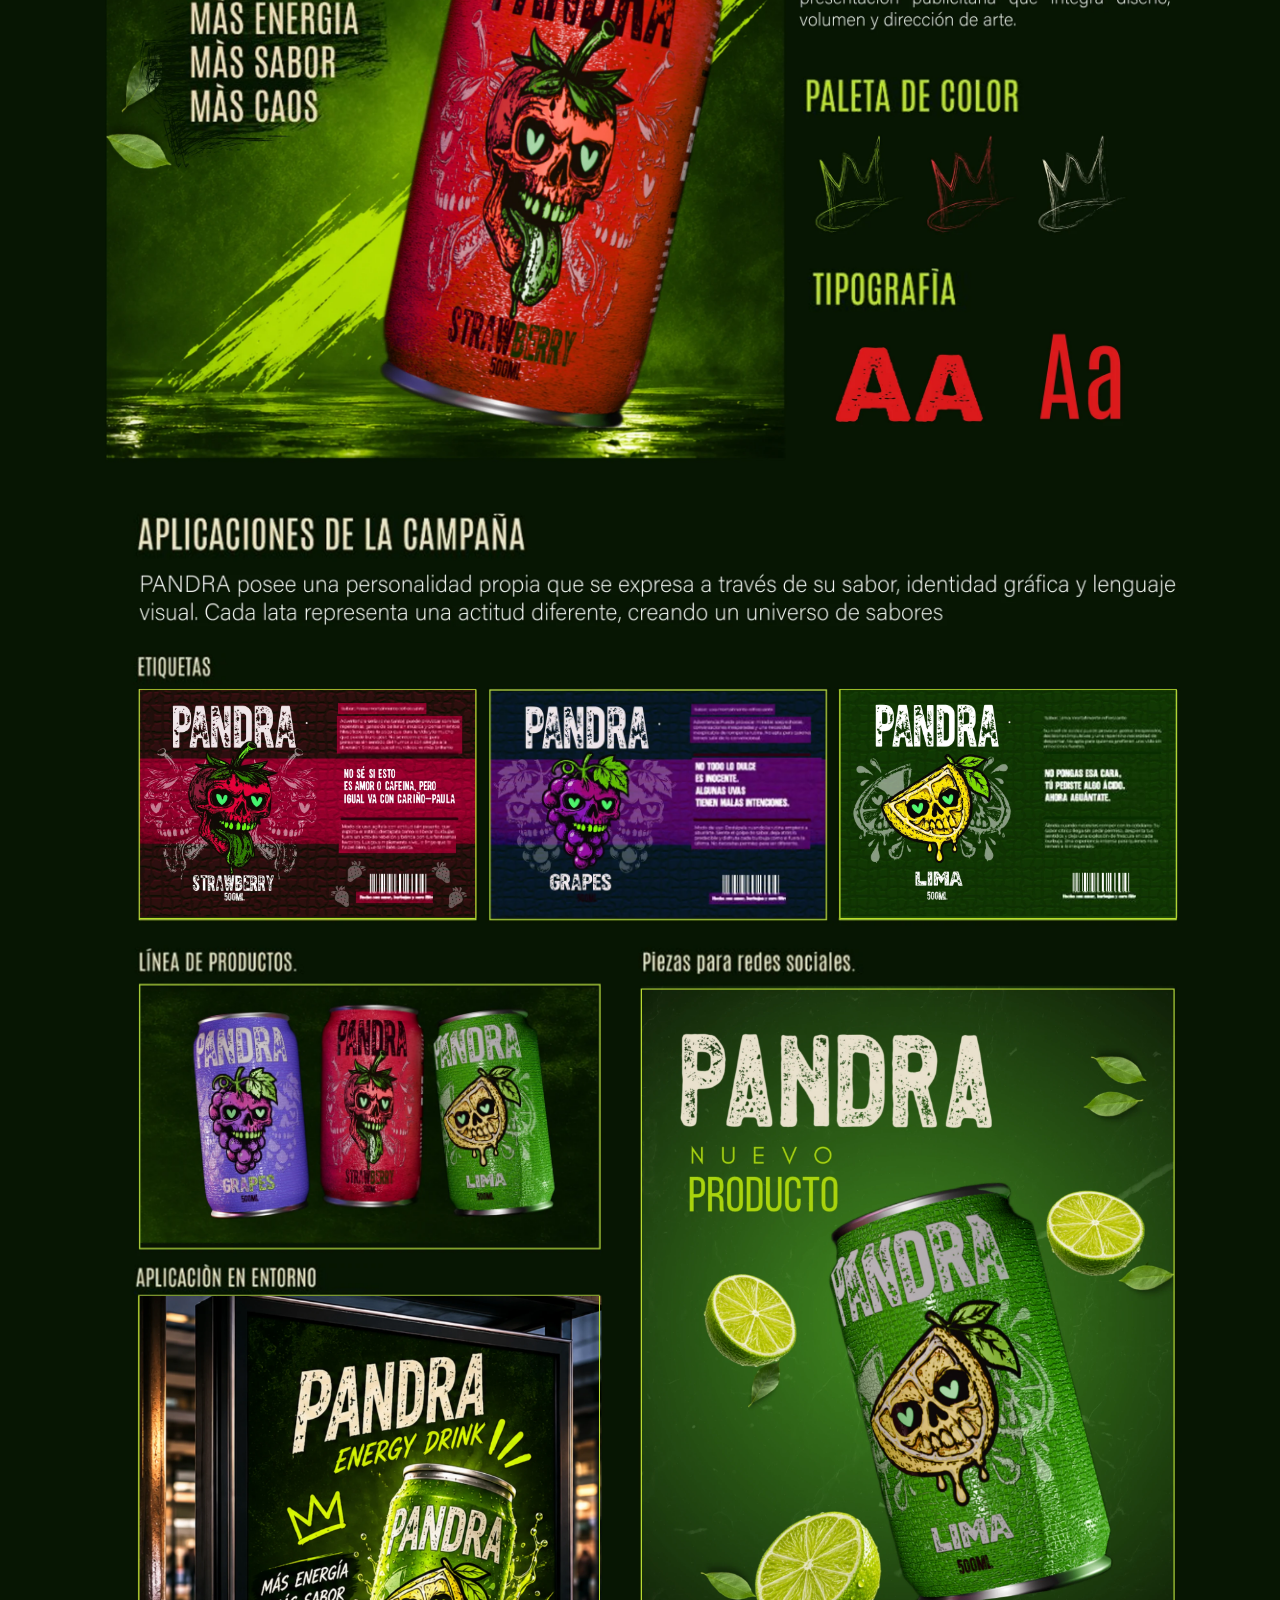
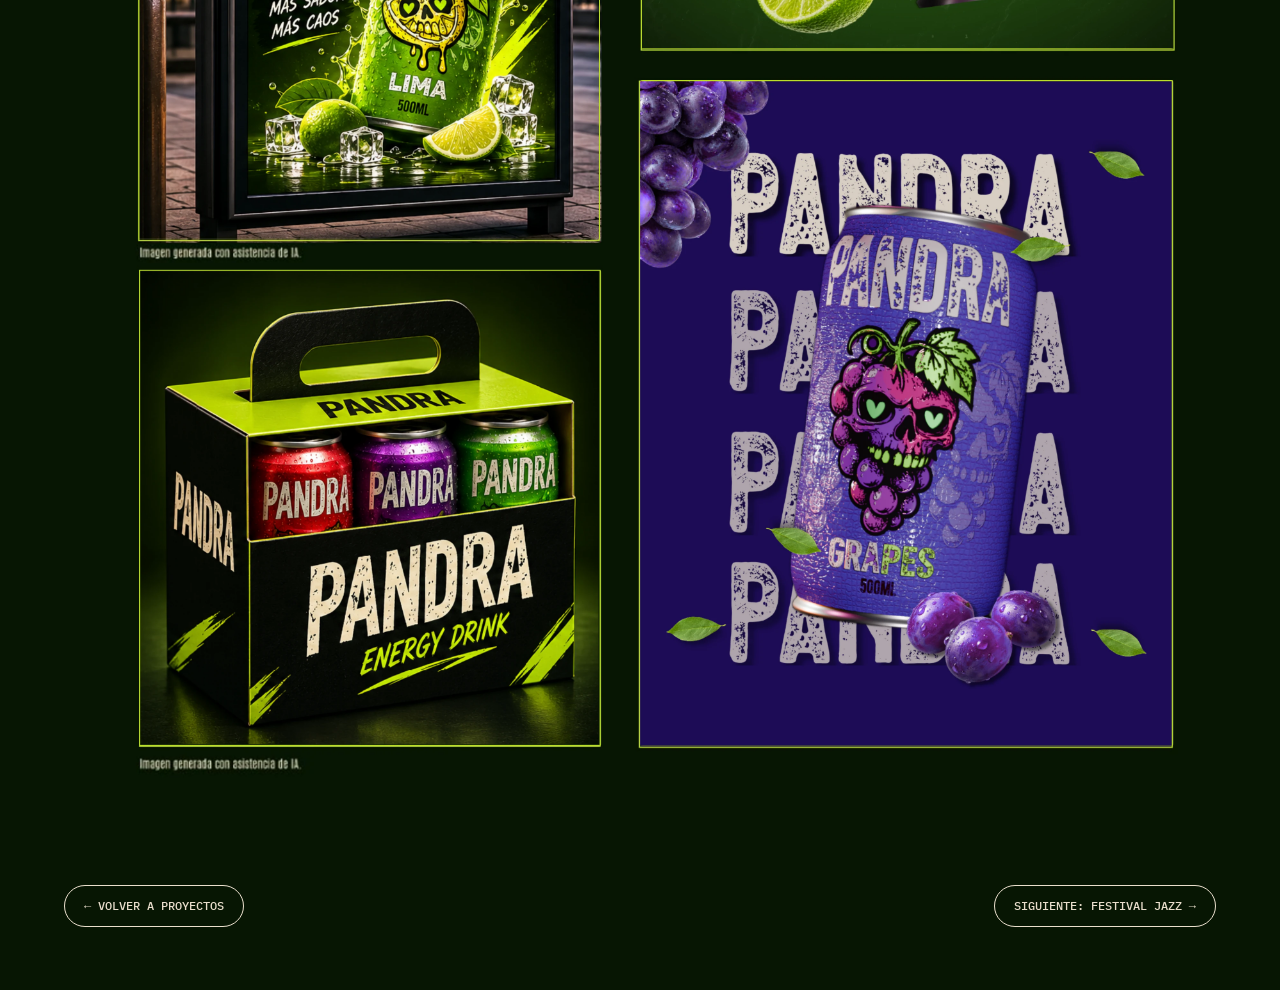
<file: caso-pandra.html>
<!doctype html>
<html lang="es">
<head>
<meta charset="utf-8">
<meta name="viewport" content="width=device-width, initial-scale=1">
<title>Pandra — Paula Lara</title>
<meta name="description" content="Portafolio de Paula Lara, estudiante de Diseño Digital y Multimedia en Bogotá: identidad de marca, ilustración, edición audiovisual y modelado 3D.">
<link rel="preload" href="assets/fonts/anton-latin-400-normal.woff2" as="font" type="font/woff2" crossorigin>
<link rel="icon" href="assets/favicon.svg" type="image/svg+xml">
<link rel="stylesheet" href="styles.css">

</head>
<body data-page="proyectos" data-case="pandra">
<svg width="0" height="0" style="position:absolute" aria-hidden="true">
  <symbol id="star" viewBox="0 0 100 100"><path d="M50 0C54 30 70 46 100 50C70 54 54 70 50 100C46 70 30 54 0 50C30 46 46 30 50 0Z"/></symbol>
</svg>
<header class="nav" id="top">
  <a class="brand" href="index.html" aria-label="Paula Lara, inicio"><img src="assets/logo.png" width="69" height="58" alt="Paula Lara"></a>
  <button class="menu-btn" type="button" aria-expanded="false" aria-controls="menu">MENÚ <i aria-hidden="true"></i></button>
  <nav id="menu" aria-label="Principal">
    <a href="index.html" class="nav-link" data-id="inicio">01 — INICIO</a>
    <a href="sobre-mi.html" class="nav-link" data-id="sobre-mi">02 — SOBRE MÍ</a>
    <a href="proyectos.html" class="nav-link" data-id="proyectos">03 — PROYECTOS</a>
    <a href="contacto.html" class="nav-link nav-pill" data-id="contacto">04 — CONTACTO</a>
  </nav>
</header>
<main>
<section class="proceso" style="--pc:#e9decc;--pbg:#071603" aria-label="Proceso de Pandra">
  <div class="ps">
    <div class="p band" style="--x:0;--y:0;--w:1440;--h:52;--r:0deg;"></div>
    <div class="p tab" style="--tc:#071603;--x:600;--y:20;--w:240;--h:56;--r:2deg;"><span>PROCESO</span></div>
    <a class="p back" style="--x:48;--y:80;--w:182;--h:40;--r:0deg;" href="proyectos.html">← VOLVER A PROYECTOS</a>
    <h1 class="p name" style="--x:48;--y:140;--w:620;--h:224;--r:0deg;">PANDRA</h1>
    <div class="p bar" style="--x:0;--y:580;--w:690;--h:104;--r:0deg;"></div>
    <div class="p fa" style="--x:607;--y:94;--w:482;--h:625;--r:0deg;"><img src="assets/proceso/pandra-a.webp" alt="Boceto del proyecto Pandra" width="482" height="625" decoding="async"></div>
    <div class="p fb" style="--x:935;--y:334;--w:544;--h:771;--r:0deg;"><img src="assets/proceso/pandra-b.webp" alt="Imagen del proceso de Pandra" width="544" height="771" decoding="async"><div class="vframe" style="--fx:32;--fy:58.3;--ix:17;--iy:20.2;--ih:594"><video muted loop playsinline preload="metadata" aria-label="Video del proceso de Pandra"><source src="assets/proceso/video-pandra.mp4" type="video/mp4"></video></div></div>
    <div class="p film" style="--x:-30;--y:790;--w:980;--h:270;--r:4deg;" role="img" aria-label="Carrusel de fotogramas del proceso de Pandra"><div class="belt" style="background-image:url(assets/proceso/pandra-cinta.webp)"></div></div>
    <div class="p desc" data-dc="1" style="--x:83;--y:314;--w:561;--h:180;--r:0deg;"><p style="color:#e9decc">Exploración tridimensional de una bebida energizante.</p></div>
    <div class="p meta" style="--x:1086;--y:120;--w:260;--h:40;--r:0deg;"><small style="color:#e9decc">DISCIPLINAS</small><span style="color:#e9decc">MODELADO 3D / DIRECCIÓN DE ARTE</span></div>
    <div class="p sac" style="--x:1045;--y:225;--w:120;--h:76;--r:12deg;"><img src="assets/proceso/pandra-sacapuntas.png" alt="" width="120" height="76"></div>
    <div class="p bor" style="--x:1256;--y:241;--w:120;--h:58;--r:-10deg;"><img src="assets/proceso/pandra-borrador.png" alt="" width="120" height="58"></div>
    <div class="p lap" style="--x:70;--y:605;--w:1141;--h:59;--r:2deg;"><img src="assets/proceso/pandra-lapiz.png" alt="" width="1141" height="59"></div>
  </div>
</section>
<section class="board">
  <p class="label">[03.2]  TABLERO COMPLETO / PANDRA.JPG</p>
  <div class="jboard"><img class="jbase" src="assets/pandra-tablero/tablero.webp" alt="Tablero completo del proyecto Pandra: modelado 3D de una bebida energizante" loading="lazy" decoding="async" width="2400" height="5948"><div class="tilt" style="left:3.667%;top:0.941%;width:59.000%;height:29.859%"><img src="assets/pandra-tablero/hero.webp" alt="Lata Pandra sabor fresa" loading="lazy" decoding="async"></div><div class="tilt" style="left:6.333%;top:38.803%;width:29.500%;height:8.070%"><img src="assets/pandra-tablero/etiq1.webp" alt="Etiqueta de fresa" loading="lazy" decoding="async"></div><div class="tilt" style="left:36.833%;top:38.803%;width:29.500%;height:8.070%"><img src="assets/pandra-tablero/etiq2.webp" alt="Etiqueta de uva" loading="lazy" decoding="async"></div><div class="tilt" style="left:67.167%;top:38.803%;width:29.500%;height:8.070%"><img src="assets/pandra-tablero/etiq3.webp" alt="Etiqueta de lima" loading="lazy" decoding="async"></div><div class="tilt" style="left:6.333%;top:49.159%;width:40.333%;height:9.213%"><img src="assets/pandra-tablero/linea.webp" alt="Línea de productos Pandra" loading="lazy" decoding="async"></div><div class="tilt" style="left:6.333%;top:60.054%;width:40.333%;height:19.032%"><img src="assets/pandra-tablero/entorno.webp" alt="Afiche de Pandra en paradero" loading="lazy" decoding="async"></div><div class="tilt" style="left:6.333%;top:80.161%;width:40.333%;height:16.678%"><img src="assets/pandra-tablero/pack.webp" alt="Empaque de seis latas" loading="lazy" decoding="async"></div><div class="tilt" style="left:50.000%;top:49.294%;width:46.333%;height:23.134%"><img src="assets/pandra-tablero/lima.webp" alt="Pieza para redes: lima" loading="lazy" decoding="async"></div><div class="tilt" style="left:50.000%;top:73.504%;width:46.333%;height:23.336%"><img src="assets/pandra-tablero/uva.webp" alt="Pieza para redes: uva" loading="lazy" decoding="async"></div></div>
</section>
<div class="case-foot"><a href="proyectos.html">← VOLVER A PROYECTOS</a><a href="caso-jazz.html">SIGUIENTE: FESTIVAL JAZZ →</a></div>
</main>
<script src="main.js"></script>
</body>
</html>
</file>
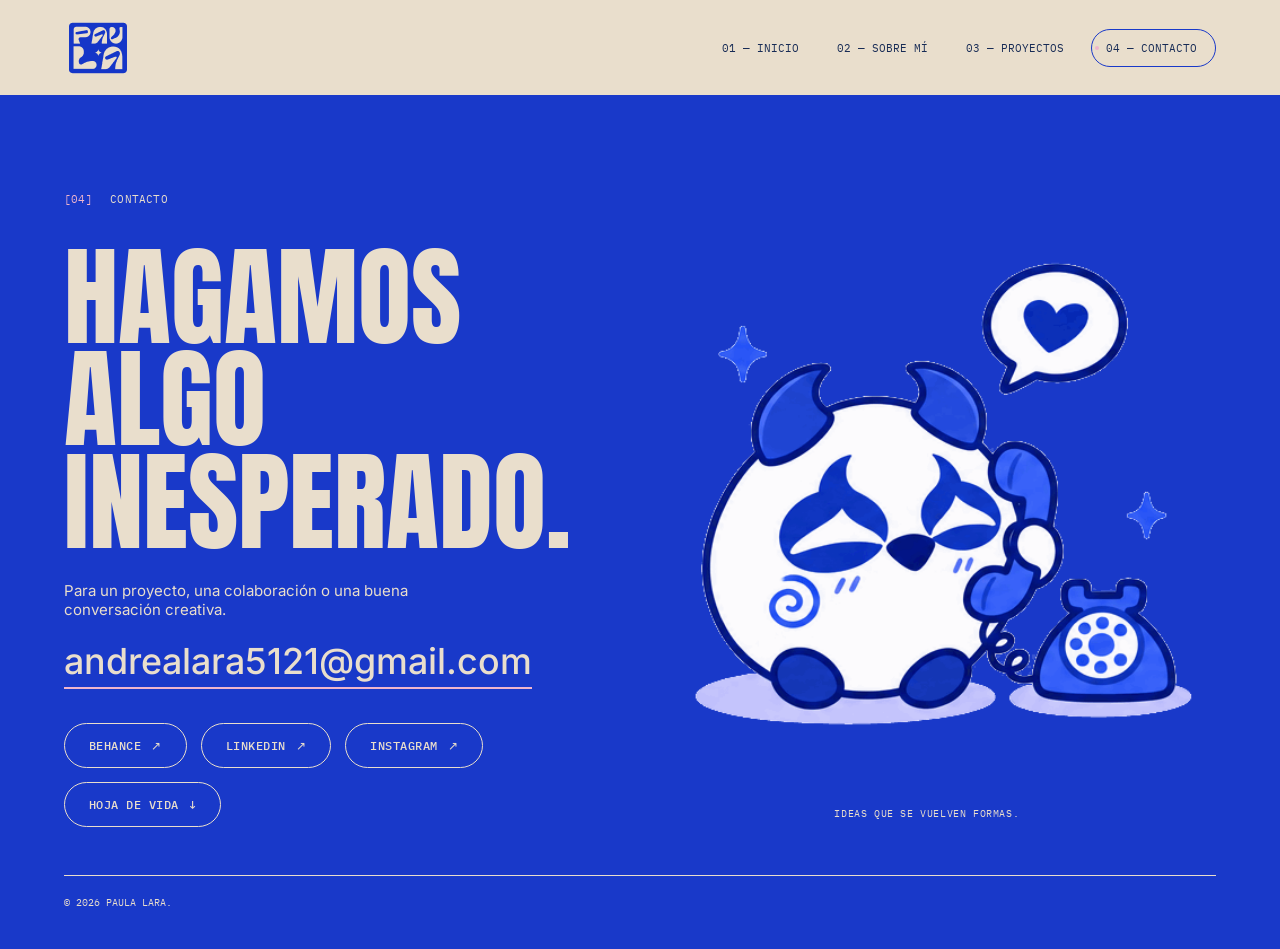
<file: contacto.html>
<!doctype html>
<html lang="es">
<head>
<meta charset="utf-8">
<meta name="viewport" content="width=device-width, initial-scale=1">
<title>Contacto — Paula Lara</title>
<meta name="description" content="Portafolio de Paula Lara, estudiante de Diseño Digital y Multimedia en Bogotá: identidad de marca, ilustración, edición audiovisual y modelado 3D.">
<link rel="preload" href="assets/fonts/anton-latin-400-normal.woff2" as="font" type="font/woff2" crossorigin>
<link rel="icon" href="assets/favicon.svg" type="image/svg+xml">
<meta name="theme-color" content="#1939C9">
<meta property="og:title" content="Contacto — Paula Lara">
<meta property="og:description" content="Portafolio: identidad de marca, ilustración, edición audiovisual y modelado 3D.">
<link rel="stylesheet" href="styles.css">
</head>
<body data-page="contacto">

<svg width="0" height="0" style="position:absolute" aria-hidden="true">
  <symbol id="star" viewBox="0 0 100 100"><path d="M50 0C54 30 70 46 100 50C70 54 54 70 50 100C46 70 30 54 0 50C30 46 46 30 50 0Z"/></symbol>
</svg>

<header class="nav" id="top">
  <a class="brand" href="index.html" aria-label="Paula Lara, inicio"><img src="assets/logo.png" width="69" height="58" alt="Paula Lara"></a>
  <button class="menu-btn" type="button" aria-expanded="false" aria-controls="menu">MENÚ <i aria-hidden="true"></i></button>
  <nav id="menu" aria-label="Principal">
    <a href="index.html" class="nav-link" data-id="inicio">01 — INICIO</a>
    <a href="sobre-mi.html" class="nav-link" data-id="sobre-mi">02 — SOBRE MÍ</a>
    <a href="proyectos.html" class="nav-link" data-id="proyectos">03 — PROYECTOS</a>
    <a href="contacto.html" class="nav-link nav-pill" data-id="contacto">04 — CONTACTO</a>
  </nav>
</header>

<main>
<!-- 04 CONTACTO -->
<section id="contacto" class="contact">
  <div class="c-top"><p class="label"><span>[04]</span> CONTACTO</p></div>
  <div class="c-grid">
    <div class="c-main">
      <h2 aria-label="Hagamos algo inesperado.">
        <span class="line" aria-hidden="true"><span>HAGAMOS</span></span>
        <span class="line" aria-hidden="true"><span>ALGO</span></span>
        <span class="line" aria-hidden="true"><span>INESPERADO.</span></span>
      </h2>
      <p class="c-lead">Para un proyecto, una colaboración o una buena conversación creativa.</p>
      <a class="mail" href="mailto:andrealara5121@gmail.com">andrealara5121@gmail.com</a>
      <div class="c-links">
        <a class="btn-red" href="https://www.behance.net/paulaalarape1" rel="noopener" target="_blank">BEHANCE <i aria-hidden="true">↗</i></a>
        <a class="btn-red" href="https://www.linkedin.com/in/paula-andrea-lara-perez-685857446/" rel="noopener" target="_blank">LINKEDIN <i aria-hidden="true">↗</i></a>
    <a class="btn-red" href="https://www.instagram.com/pau.lara11/" rel="noopener" target="_blank">INSTAGRAM <i aria-hidden="true">↗</i></a>
    <a class="btn-red" href="assets/hoja-de-vida.pdf" target="_blank" rel="noopener">HOJA DE VIDA <i aria-hidden="true">↓</i></a>
      </div>
    </div>
    <figure class="c-art">
      <img loading="lazy" decoding="async" src="assets/mascota-telefono.webp" alt="Ilustración de una criatura azul hablando por un teléfono antiguo, con un corazón en el globo de diálogo" width="512" height="512">
      <figcaption class="c-tag">IDEAS QUE SE VUELVEN FORMAS.</figcaption>
    </figure>
  </div>
  <footer><span>© 2026 PAULA LARA.</span></footer>
</section>


</main>
<script src="main.js"></script>
</body>
</html>
</file>
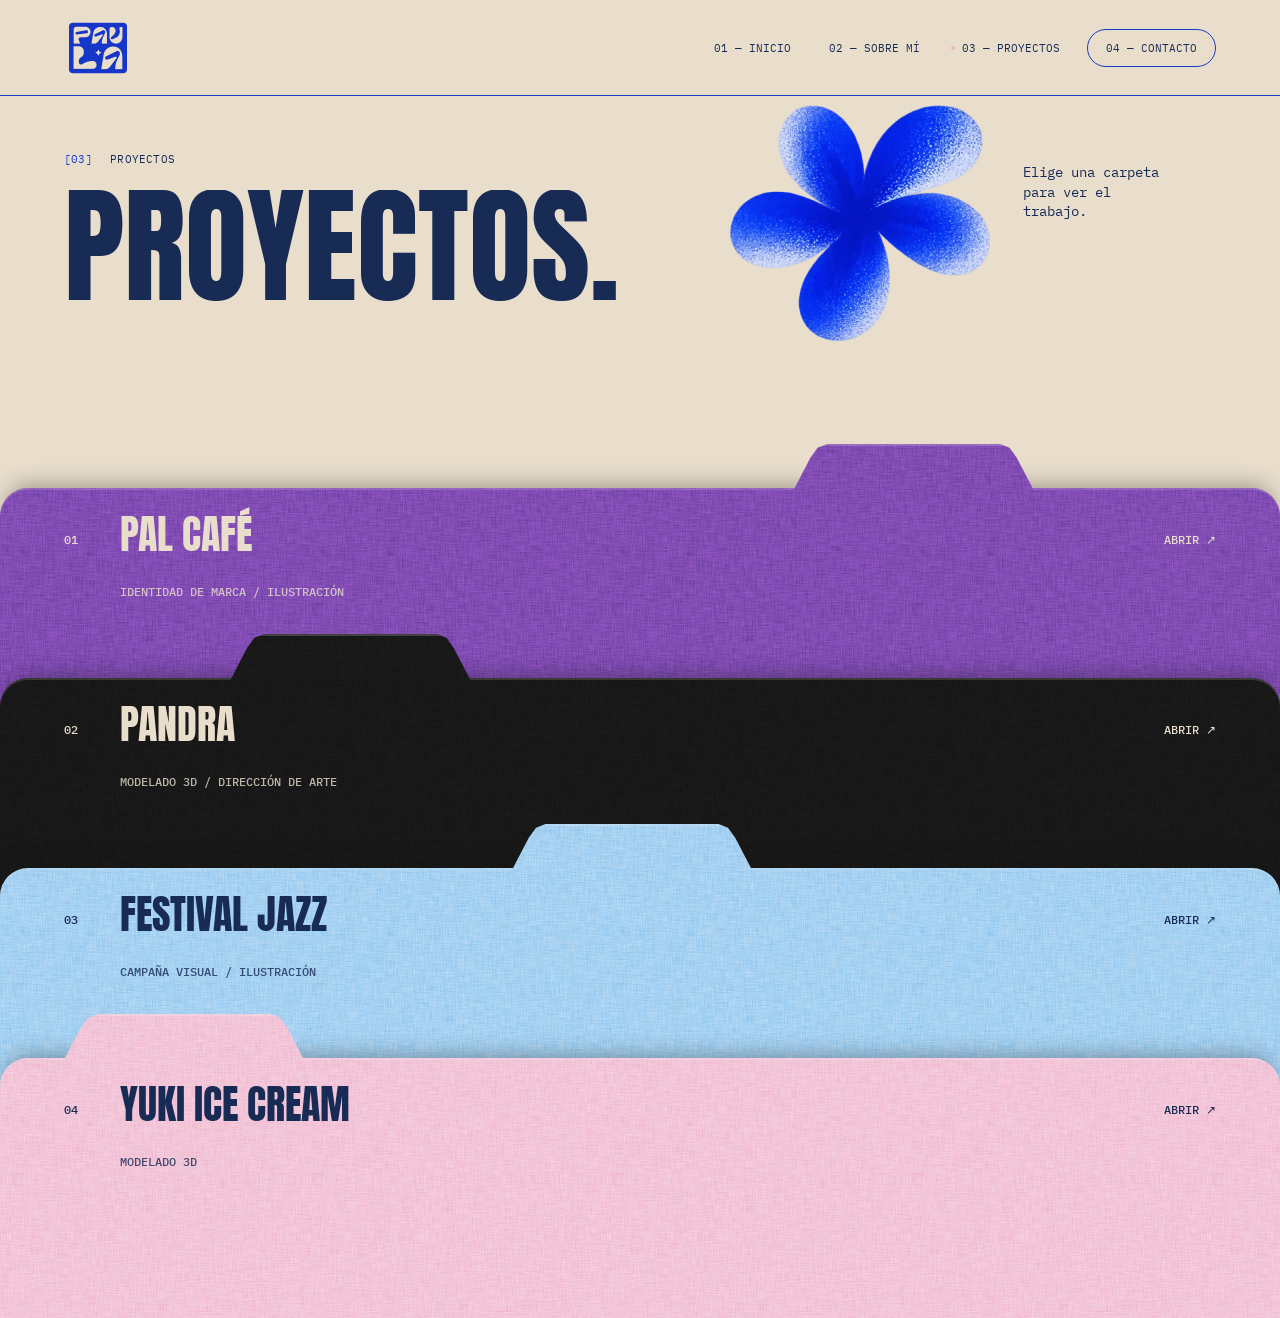
<file: proyectos.html>
<!doctype html>
<html lang="es">
<head>
<meta charset="utf-8">
<meta name="viewport" content="width=device-width, initial-scale=1">
<title>Proyectos — Paula Lara</title>
<meta name="description" content="Portafolio de Paula Lara, estudiante de Diseño Digital y Multimedia en Bogotá: identidad de marca, ilustración, edición audiovisual y modelado 3D.">
<link rel="preload" href="assets/fonts/anton-latin-400-normal.woff2" as="font" type="font/woff2" crossorigin>
<link rel="icon" href="assets/favicon.svg" type="image/svg+xml">
<meta name="theme-color" content="#1939C9">
<meta property="og:title" content="Proyectos — Paula Lara">
<meta property="og:description" content="Portafolio: identidad de marca, ilustración, edición audiovisual y modelado 3D.">
<link rel="stylesheet" href="styles.css">
</head>
<body data-page="proyectos">

<svg width="0" height="0" style="position:absolute" aria-hidden="true">
  <symbol id="star" viewBox="0 0 100 100"><path d="M50 0C54 30 70 46 100 50C70 54 54 70 50 100C46 70 30 54 0 50C30 46 46 30 50 0Z"/></symbol>
</svg>

<header class="nav" id="top">
  <a class="brand" href="index.html" aria-label="Paula Lara, inicio"><img src="assets/logo.png" width="69" height="58" alt="Paula Lara"></a>
  <button class="menu-btn" type="button" aria-expanded="false" aria-controls="menu">MENÚ <i aria-hidden="true"></i></button>
  <nav id="menu" aria-label="Principal">
    <a href="index.html" class="nav-link" data-id="inicio">01 — INICIO</a>
    <a href="sobre-mi.html" class="nav-link" data-id="sobre-mi">02 — SOBRE MÍ</a>
    <a href="proyectos.html" class="nav-link" data-id="proyectos">03 — PROYECTOS</a>
    <a href="contacto.html" class="nav-link nav-pill" data-id="contacto">04 — CONTACTO</a>
  </nav>
</header>

<main>
<!-- 03 PROYECTOS · carpetas -->
<section id="proyectos" class="projects" aria-labelledby="proj-title">
  <header class="proj-head">
    <img class="pj-onda-m" src="assets/onda-hero.webp" alt="" aria-hidden="true" width="136" height="109">
    <img class="pj-flor pj-flor-der" src="assets/flor-proy-der.webp" alt="" aria-hidden="true" width="293" height="251">
    <p class="label"><span>[03]</span> PROYECTOS</p>
    <h2 id="proj-title">PROYECTOS.</h2>
    <p class="proj-note">Elige una carpeta para ver el trabajo.</p>
  </header>
  <div class="stack" data-active="0">

    <article class="folder" data-i="1" style="--bg:#6B3FA0;--ink:var(--cream);--tab:62%">
      <button class="folder-hit" type="button" aria-expanded="false" aria-label="Abrir carpeta Pal Café"></button>
      <span class="tab"></span>
      <div class="strip"><span class="no">01</span><span class="nm">PAL CAFÉ</span><span class="more">ABRIR ↗</span><span class="det">IDENTIDAD DE MARCA / ILUSTRACIÓN</span></div>
      <div class="content">
        <button class="close" type="button">CERRAR ✕</button>
        <div class="txt">
          <p class="label">[03] PROYECTOS / 01</p>
          <h3>PAL CAFÉ</h3>
          <p class="sum">Identidad de marca con una paloma como personaje, inspirada en la cultura cafetera de Bogotá.</p>
          <p class="meta-k">DISCIPLINAS</p><p class="meta-v">IDENTIDAD DE MARCA / ILUSTRACIÓN</p>
          <a class="cta" href="caso-palcafe.html"><span>VER PROYECTO</span><b aria-hidden="true">↗</b></a>
        </div>
        <div class="sq has-img"><img src="assets/carpeta-palcafe.webp" alt="" width="880" height="880" loading="lazy" decoding="async"></div>
      </div>
    </article>

    <article class="folder" data-i="2" style="--bg:#141414;--ink:var(--cream);--tab:18%">
      <button class="folder-hit" type="button" aria-expanded="false" aria-label="Abrir carpeta Pandra"></button>
      <span class="tab"></span>
      <div class="strip"><span class="no">02</span><span class="nm">PANDRA</span><span class="more">ABRIR ↗</span><span class="det">MODELADO 3D / DIRECCIÓN DE ARTE</span></div>
      <div class="content">
        <button class="close" type="button">CERRAR ✕</button>
        <div class="txt">
          <p class="label">[03] PROYECTOS / 02</p>
          <h3>PANDRA</h3>
          <p class="sum">Exploración tridimensional de una bebida energizante: modelado 3D, materiales, texturas e iluminación.</p>
          <p class="meta-k">DISCIPLINAS</p><p class="meta-v">MODELADO 3D / DIRECCIÓN DE ARTE</p>
          <a class="cta" href="caso-pandra.html"><span>VER PROYECTO</span><b aria-hidden="true">↗</b></a>
        </div>
        <div class="sq has-img"><img src="assets/carpeta-pandra.webp" alt="" width="880" height="880" loading="lazy" decoding="async"></div>
      </div>
    </article>

    <article class="folder" data-i="3" style="--bg:#8EC5EE;--ink:var(--navy);--tab:40%">
      <button class="folder-hit" type="button" aria-expanded="false" aria-label="Abrir carpeta Festival Jazz"></button>
      <span class="tab"></span>
      <div class="strip"><span class="no">03</span><span class="nm">FESTIVAL JAZZ</span><span class="more">ABRIR ↗</span><span class="det">CAMPAÑA VISUAL / ILUSTRACIÓN</span></div>
      <div class="content">
        <button class="close" type="button">CERRAR ✕</button>
        <div class="txt">
          <p class="label">[03] PROYECTOS / 03</p>
          <h3>FESTIVAL JAZZ</h3>
          <p class="sum">Campaña visual que celebra el jazz como punto de encuentro cultural en la ciudad.</p>
          <p class="meta-k">DISCIPLINAS</p><p class="meta-v">CAMPAÑA VISUAL / ILUSTRACIÓN</p>
          <a class="cta" href="caso-jazz.html"><span>VER PROYECTO</span><b aria-hidden="true">↗</b></a>
        </div>
        <div class="sq has-img"><img src="assets/carpeta-jazz.webp" alt="" width="880" height="880" loading="lazy" decoding="async"></div>
      </div>
    </article>

    <article class="folder" data-i="4" style="--bg:var(--pink);--ink:var(--navy);--tab:5%">
      <button class="folder-hit" type="button" aria-expanded="false" aria-label="Abrir carpeta Yuki Ice Cream"></button>
      <span class="tab"></span>
      <div class="strip"><span class="no">04</span><span class="nm">YUKI ICE CREAM</span><span class="more">ABRIR ↗</span><span class="det">MODELADO 3D</span></div>
      <div class="content">
        <button class="close" type="button">CERRAR ✕</button>
        <div class="txt">
          <p class="label">[03] PROYECTOS / 04</p>
          <h3>YUKI ICE CREAM</h3>
          <p class="sum">Yuki Ice Cream es un proyecto de diseño 3D que propone una heladería inspirada en la arquitectura japonesa. A través de Blender, se creó un espacio de libre exploración que combina elementos tradicionales, fantasía y tonos pastel para ofrecer una experiencia visual acogedora y original.</p>
          <p class="meta-k">DISCIPLINAS</p><p class="meta-v">MODELADO 3D</p>
          <a class="cta" href="caso-04.html"><span>VER PROYECTO</span><b aria-hidden="true">↗</b></a>
        </div>
        <div class="sq has-img"><img src="assets/carpeta-yuki.webp" alt="" width="440" height="440" loading="lazy" decoding="async"></div>
      </div>
    </article>

  </div>
</section>


</main>
<script src="main.js"></script>
</body>
</html>
</file>
<file: styles.css>
@font-face{font-family:'Anton';font-weight:400;font-style:normal;font-display:swap;src:url(assets/fonts/anton-latin-400-normal.woff2) format('woff2')}
@font-face{font-family:'Inter';font-weight:400;font-style:normal;font-display:swap;src:url(assets/fonts/inter-latin-400-normal.woff2) format('woff2')}
@font-face{font-family:'Inter';font-weight:500;font-style:normal;font-display:swap;src:url(assets/fonts/inter-latin-500-normal.woff2) format('woff2')}
@font-face{font-family:'Inter';font-weight:600;font-style:normal;font-display:swap;src:url(assets/fonts/inter-latin-600-normal.woff2) format('woff2')}
@font-face{font-family:'Inter';font-weight:700;font-style:normal;font-display:swap;src:url(assets/fonts/inter-latin-700-normal.woff2) format('woff2')}
@font-face{font-family:'IBM Plex Mono';font-weight:400;font-style:normal;font-display:swap;src:url(assets/fonts/ibm-plex-mono-latin-400-normal.woff2) format('woff2')}
@font-face{font-family:'IBM Plex Mono';font-weight:500;font-style:normal;font-display:swap;src:url(assets/fonts/ibm-plex-mono-latin-500-normal.woff2) format('woff2')}
:root{--blue:#1939C9;--cream:#E9DECC;--pink:#EFB5CD;--navy:#172B55;
--ease:cubic-bezier(.22,.61,.36,1);--mono:'IBM Plex Mono',ui-monospace,monospace;--pad:64px}
*{box-sizing:border-box}
html{scroll-behavior:smooth;scroll-padding-top:96px}
body{margin:0;background:var(--cbg,var(--cream));color:var(--ink,var(--navy));font-family:Inter,system-ui,sans-serif;-webkit-font-smoothing:antialiased}
a{color:inherit;text-decoration:none}
img{display:block;max-width:100%}
button{font:inherit;color:inherit}
:focus-visible{outline:3px solid var(--blue);outline-offset:3px}
.sr-only{position:absolute;width:1px;height:1px;overflow:hidden;clip:rect(0 0 0 0);white-space:nowrap}
.label{font:400 11px/14px var(--mono);margin:0;letter-spacing:.02em}
.label span{color:var(--blue);margin-right:10px}

/* ───────── NAV ───────── */
.nav{position:sticky;top:0;z-index:30;display:flex;justify-content:space-between;align-items:center;
 padding:0 var(--pad);height:96px;background:var(--cbg,var(--cream));border-bottom:1px solid var(--accent,var(--blue))}
.brand{display:block;line-height:0}
.brand img{display:block;width:69px;height:58px}
.nav nav{display:flex;gap:16px;align-items:center}
.nav-link{font:400 11px/14px var(--mono);color:var(--ink,var(--navy));padding:7px 10px;border-radius:100px;border:1px solid transparent;position:relative;
 transition:background-color .2s ease,color .2s ease,border-color .2s ease}
.nav-pill{border-color:var(--accent,var(--blue));padding:11px 18px}
/* ningún botón empieza en azul: solo al pasar el cursor / enfocar */
.nav-link:hover,.nav-link:focus-visible{background:var(--accent,var(--blue));color:var(--cbg,var(--cream))}
/* página actual: solo un punto rosa (no es "hover") */
.nav-link[aria-current]::before{content:"";position:absolute;left:3px;top:50%;width:4px;height:4px;margin-top:-2px;border-radius:50%;background:var(--pink)}
.nav-link[aria-current]{padding-left:14px}
.menu-btn{display:none}

/* ───────── 01 INICIO ───────── */
.hero{position:relative;min-height:850px;padding:40px var(--pad) 120px;overflow:hidden;display:flex;flex-direction:column}
.meta{display:flex;justify-content:space-between;font:400 11px var(--mono)}
.title{margin:20px 0 0;font:400 clamp(96px,min(11.1vw,17.5vh),224px)/1.02 Anton,sans-serif;color:var(--blue);position:relative;z-index:1;width:fit-content}
.line{display:block;overflow:hidden;padding-top:.24em;margin-top:-.24em}
.line>span,.clip>span{display:block;transform:translateY(110%);animation:reveal .7s var(--ease) forwards}
.line:nth-child(2)>span{animation-delay:.12s}
.line:nth-child(3)>span{animation-delay:.24s}
@keyframes reveal{to{transform:translateY(0)}}

.window{position:absolute;right:90px;top:60px;width:clamp(490px,34vw,700px);transform:rotate(5deg);z-index:2;border:1px solid var(--navy);background:var(--cream)}
.bar{display:flex;justify-content:space-between;padding:10px 12px;font:400 10px var(--mono);background:var(--cream)}
.photo{all:unset;display:block;position:relative;width:100%;aspect-ratio:473/500;overflow:hidden;cursor:pointer;background:#000}
.photo:focus-visible{outline:3px solid var(--blue);outline-offset:-3px}
.slot{position:absolute;inset:0;background:#000;opacity:0;transition:opacity .45s ease,transform .35s var(--ease);display:grid;place-items:center}
.slot.is-on{opacity:1}
.slot img{position:absolute;inset:0;width:100%;height:100%;object-fit:cover}
.slot em{font:500 14px var(--mono);font-style:normal;color:var(--cream);position:relative}
.tint{position:absolute;inset:0;opacity:0;pointer-events:none;transition:opacity .35s var(--ease)}
.tint-color{background:var(--blue);mix-blend-mode:color}
.tint-multiply{background:var(--cream);mix-blend-mode:multiply}
.photo.is-blue .tint-color{opacity:1}.photo.is-blue .tint-multiply{opacity:.55}
.photo.is-blue .slot{transform:scale(1.04)}
@media (hover:hover){.photo:hover .tint-color{opacity:1}.photo:hover .tint-multiply{opacity:.55}.photo:hover .slot{transform:scale(1.04)}}
.photo:focus-visible .tint-color{opacity:1}
.hint{position:absolute;left:12px;bottom:12px;padding:6px 10px;border-radius:100px;background:var(--cream);color:var(--blue);font:500 10px var(--mono)}

.deco{position:absolute;pointer-events:none}
.deco-onda{width:clamp(362px,25vw,520px);left:calc(50% - 45px);top:139px;z-index:0;animation:float-a 11s ease-in-out infinite}
.deco-flor{width:clamp(417px,29vw,600px);right:-79px;bottom:6px;z-index:3;animation:float-b 14s ease-in-out infinite}
@keyframes float-a{50%{transform:translate(6px,-8px) rotate(1.5deg)}}
@keyframes float-b{50%{transform:translate(-5px,-6px) rotate(-1.5deg)}}

.intro{position:relative;z-index:3;max-width:none;margin-top:auto;padding-top:40px;display:grid;grid-template-columns:446px auto;column-gap:10px;align-items:start;justify-content:start}
.intro>*:not(.cta){grid-column:1}
.intro .cta{grid-column:2;grid-row:2;margin:25px 0 0;align-self:start}
.hero-star{position:absolute;right:64px;top:152px;width:108px;height:108px;fill:var(--blue);z-index:1}
.rule{display:block;width:72px;height:3px;background:var(--blue);margin-bottom:20px}
.clip{display:block;overflow:hidden}
.intro p{margin:0 0 12px;font-size:17px;line-height:1.5}
.intro p>span{animation-delay:.5s}
.intro small{font:400 10px var(--mono)}
.intro small>span{animation-delay:.62s}

/* botón: azul → rosa al pasar el cursor */
.cta{display:inline-flex;align-items:center;gap:22px;margin:20px 0 0;padding:20px 28px;border-radius:100px;background:var(--blue);color:var(--cream);
 font:600 12px Inter;letter-spacing:.04em;transition:background-color .25s ease,color .25s ease}
.cta b{font-weight:500;font-size:15px}
.cta:hover,.cta:focus-visible{background:var(--pink);color:var(--navy)}

/* disciplinas: la barra rosa NO se mueve; solo color + flecha */
.ticker{list-style:none;margin:0;padding:0 var(--pad);position:absolute;left:0;right:0;bottom:0;height:56px;z-index:4;
 background:var(--pink);display:flex;justify-content:space-between;align-items:center}
.ticker a{display:inline-block;position:relative;font:500 13px var(--mono);color:var(--navy);transition:color .25s ease}
.ticker b{position:absolute;left:100%;margin-left:5px;top:0;font-weight:500;opacity:0;transition:opacity .25s ease}
.ticker a:hover,.ticker a:focus-visible{color:var(--blue)}
.ticker a:hover b,.ticker a:focus-visible b{opacity:1}
.sep{font:500 13px var(--mono)}

/* ───────── 02 SOBRE MÍ ───────── */
.about{position:relative;display:grid;grid-template-columns:560px 1fr;gap:96px;align-items:start;padding:46px var(--pad) 36px}
.crosshair{position:absolute;right:var(--pad);top:40px;color:var(--blue)}
.hairline{position:absolute;left:calc(var(--pad) + 560px + 48px);top:104px;bottom:0;width:1px;background:var(--blue);opacity:.35}
.portrait{margin:0;position:relative}
.win{position:relative;border:1.5px solid var(--navy);background:var(--cream);box-shadow:16px 14px 0 var(--blue);width:544px}
.win-bar{display:flex;align-items:center;justify-content:space-between;gap:12px;padding:0 14px;height:38px;background:var(--blue);color:var(--cream);font:500 11px var(--mono)}
.dots{display:flex;gap:6px}
.dots i{width:9px;height:9px;border-radius:50%;border:1.2px solid var(--cream)}
.dots i:nth-child(2){background:var(--pink);border-color:var(--pink)}
.win-slot{position:relative;aspect-ratio:544/562;background-color:#FDEBDD;background-image:linear-gradient(rgba(233,222,204,.75) 1px,transparent 1px),linear-gradient(90deg,rgba(233,222,204,.75) 1px,transparent 1px);background-size:78px 78px;overflow:hidden}
.win-slot img{position:absolute;left:10.66%;top:11.9%;width:75.2%;height:69.6%;object-fit:contain}
.slot-label{position:absolute;left:4%;top:86%;font:400 34px/1 Anton,sans-serif;color:var(--navy);letter-spacing:.01em}
.float-star{fill:var(--navy);animation:spin-float 6s ease-in-out infinite}
.flourish{position:absolute;right:-34px;bottom:34px;width:96px;height:96px}
@keyframes spin-float{50%{transform:rotate(45deg) scale(.88)}}
.portrait figcaption{display:flex;justify-content:space-between;margin-top:30px;width:544px;font:400 10px var(--mono)}

.about-text h2{font:400 69px/.98 Anton,sans-serif;margin:28px 0 28px}
.accent{display:block;width:56px;height:3px;background:var(--blue);margin-bottom:22px}
.lead{font:600 22px/1.48 Inter;margin:0 0 28px;max-width:560px}
.xp{display:grid;grid-template-columns:1fr 1fr;gap:26px 32px}
.xp-item{border-top:1px solid var(--navy)}
.xp-btn{all:unset;display:block;width:100%;box-sizing:border-box;padding-top:14px;position:relative;cursor:default}
.xp-btn:focus-visible{outline:3px solid var(--blue);outline-offset:3px}
.xp small{display:block;font:500 10px var(--mono);color:var(--blue);letter-spacing:.04em}
.xp-t{display:block;font:600 16px/1.25 Inter;margin:8px 0}
.xp-ico{display:none}
.xp-panel{display:grid;grid-template-rows:1fr;transition:grid-template-rows .4s var(--ease)}
.xp-panel>div{overflow:hidden}
.xp p{font-size:13px;line-height:1.5;margin:0}

/* ───────── 03 HERRAMIENTAS ───────── */
.tools{background:var(--pink);display:grid;grid-template-columns:minmax(0,504fr) 1px minmax(0,444fr) 1px minmax(0,330fr);gap:44px;padding:32px var(--pad) 36px;align-items:stretch}
.vline{background:var(--navy)}
.tools-title{position:relative;display:flex;flex-direction:column;justify-content:space-between}
.tools h2{font:400 82px/.96 Anton,sans-serif;margin:26px 0}
.tools-copy{font-size:17px;line-height:1.5;margin:0;max-width:340px}
.tools-star{position:absolute;right:24px;top:24px;width:80px;height:80px;fill:var(--blue)}
.slashes{color:var(--blue);margin-top:36px;animation:slide 3s ease-in-out infinite}
@keyframes slide{50%{transform:translateX(12px)}}
.pill{display:inline-block;margin:0 0 14px;padding:7px 16px;border:1.2px solid var(--navy);border-radius:999px;font:500 11px var(--mono)}
.tools-list ol{list-style:none;margin:0;padding:0}
.disc{display:flex;align-items:center;gap:16px;padding:20px 2px;border-bottom:1px solid var(--navy);transition:background-color .3s var(--ease),padding .3s var(--ease)}
.disc .n{font:500 11px var(--mono);color:var(--blue);width:18px}
.ico{flex:none;width:48px;height:48px;border-radius:9px;background:var(--blue);color:var(--cream);display:grid;place-items:center;transition:background-color .3s ease}
.ico svg{width:100%;height:100%}
.tx{flex:1;display:flex;flex-direction:column;gap:5px;min-width:0}
.tx b{font:600 22px/1.15 Inter;transition:color .3s ease}
.tx small{font-size:12px;line-height:1.4}
.ar{font:500 24px var(--mono);transition:color .3s ease}
.disc:hover,.disc:focus-visible{background:var(--cream);padding-left:14px;padding-right:14px}
.disc:hover .ico,.disc:focus-visible .ico{background:var(--navy)}
.disc:hover b,.disc:hover .ar,.disc:focus-visible b,.disc:focus-visible .ar{color:var(--blue)}
.tools-soft ul{list-style:none;margin:0;padding:0;display:grid;grid-template-columns:1fr 1fr;gap:16px}
.chip{display:flex;align-items:center;gap:8px;height:52px;padding:0 6px 0 9px;border:1.2px solid var(--navy);border-radius:12px;font:500 10.5px var(--mono);white-space:nowrap;
 transition:background-color .25s ease,color .25s ease,border-color .25s ease;cursor:default}
.chip i{font:700 12px Inter;font-style:normal;width:30px;height:30px;border-radius:7px;background:var(--blue);color:var(--cream);display:grid;place-items:center;flex:none;transition:background-color .25s ease,color .25s ease}
.chip:hover{background:var(--blue);border-color:var(--blue);color:var(--cream)}
.chip:hover i{background:var(--pink);color:var(--navy)}

/* ───────── 03 PROYECTOS · carpetas ───────── */
.projects{background:var(--cream)}
.proj-head{position:relative;height:262px;padding:56px 0 0 var(--pad);display:block}
.proj-head .label{margin:0}
.proj-head h2{font:400 128px/.88 Anton,sans-serif;margin:24px 0 0;color:var(--navy);position:relative;z-index:1}
.proj-note{position:absolute;right:100px;top:67px;width:157px;margin:0;font:400 14px/1.4 var(--mono);z-index:1}
.pj-flor{position:absolute;pointer-events:none}
.pj-flor-der{right:272px;top:0;width:293px}
.pj-onda-m{display:none;position:absolute;pointer-events:none;z-index:0}
.pj-flor-izq{left:0;top:56px;width:210px}
.stack{position:relative;height:960px;overflow:hidden}
.folder{position:absolute;left:0;right:0;top:0;height:100%;transform:translateY(var(--y,0px));transition:transform .5s cubic-bezier(.65,0,.35,1);color:var(--ink)}
.folder::before{content:"";position:absolute;inset:0;background:var(--bg);border-radius:28px 28px 0 0}
.tab{position:absolute;top:-44px;left:var(--tab);width:300px;height:46px;background:var(--bg);border-radius:16px 16px 0 0;display:grid;place-items:center;font:500 14px var(--mono)}
.folder-hit{position:absolute;z-index:3;left:0;right:0;top:-44px;bottom:0;background:none;border:0;cursor:pointer;border-radius:28px 28px 0 0}
.folder-hit:focus-visible{outline-offset:-4px}
.folder.is-open .folder-hit{pointer-events:none}
.strip{position:absolute;left:var(--pad);right:var(--pad);top:0;height:60px;font:500 12px var(--mono);transition:opacity .35s ease}
.strip .no{position:absolute;left:0;top:15px}
.strip .nm{position:absolute;left:56px;top:11px;font:400 24px/1.1 Anton,sans-serif;transition:font-size .5s cubic-bezier(.65,0,.35,1),top .5s cubic-bezier(.65,0,.35,1)}
.stack[data-active="0"] .strip .nm{font-size:40px;top:24px}
.strip .more{position:absolute;right:0;top:15px}
.stack[data-active="0"] .strip .no,.stack[data-active="0"] .strip .more{top:44px}
.strip .no,.strip .more{transition:top .5s cubic-bezier(.65,0,.35,1)}
.strip .det{position:absolute;left:56px;top:96px;opacity:0;transition:opacity .35s ease}
.stack[data-active="0"] .strip .det{opacity:.8}
.folder.is-open .strip{opacity:0}
.content{position:absolute;inset:0;padding:40px var(--pad);display:grid;grid-template-columns:minmax(0,1fr) clamp(260px,38vw,440px);gap:48px;align-content:start;
 opacity:0;transition:opacity .4s ease;pointer-events:none}
.folder.is-open .content{opacity:1;pointer-events:auto;transition-delay:.15s}
.close{position:absolute;right:var(--pad);top:40px;background:none;border:0;cursor:pointer;font:500 12px var(--mono);padding:4px 0;z-index:4}
.close:hover{text-decoration:underline}
.content .txt{padding-top:0}
.content h3{font:400 clamp(72px,9vw,128px)/.94 Anton,sans-serif;margin:30px 0 0}
.sum{font-size:20px;line-height:1.5;max-width:560px;margin:26px 0 24px}
.meta-k{font:500 10px var(--mono);opacity:.75;margin:0 0 8px}
.meta-v{font:500 12px var(--mono);margin:0 0 28px}
.folder .cta{margin:0;background:var(--cream);color:var(--navy)}
.folder .cta:hover,.folder .cta:focus-visible{background:var(--blue);color:var(--cream)}
.folder[data-i="4"] .cta,.folder[data-i="3"] .cta{background:var(--blue);color:var(--cream)}
.folder[data-i="4"] .cta:hover,.folder[data-i="3"] .cta:hover{background:var(--cream);color:var(--navy)}
.sq{width:clamp(260px,38vw,440px);height:clamp(260px,38vw,440px);margin-top:30px;border:1.2px dashed var(--ink);border-radius:6px;background:color-mix(in srgb,var(--ink) 12%,transparent);
 display:grid;place-items:center;font:500 11px var(--mono);text-align:center;padding:12px;
 opacity:0;transform:translateY(40px) scale(.89);transition:transform .5s cubic-bezier(.65,0,.35,1),opacity .5s ease}
.folder.is-open .sq{opacity:1;transform:none}

/* ───────── 04 CONTACTO ───────── */
.contact{padding:96px var(--pad) 40px;background:var(--blue);color:var(--cream);position:relative;overflow:hidden}
.c-top{display:flex;justify-content:space-between}
.contact .label span{color:var(--pink)}
.c-grid{display:grid;grid-template-columns:1fr 1.1fr;gap:48px;align-items:center}
.contact h2{font:400 clamp(72px,8.5vw,122px)/.94 Anton,sans-serif;margin:40px 0 28px;color:var(--cream)}
.contact h2 .line:nth-child(1)>span{animation-delay:.1s}
.contact h2 .line:nth-child(2)>span{animation-delay:.24s}
.contact h2 .line:nth-child(3)>span{animation-delay:.38s}
/* el título entra cuando la sección aparece en pantalla */
.contact:not(.is-in) h2 .line>span{animation:none;transform:translateY(110%)}
.c-lead{font-size:15px;margin:0 0 20px;max-width:360px}
.mail{display:inline-block;font:500 clamp(22px,2.8vw,40px) Inter;border-bottom:2px solid var(--pink);padding-bottom:4px;transition:color .2s ease}
.mail:hover,.mail:focus-visible{color:var(--pink)}
.c-links{display:flex;flex-wrap:wrap;gap:14px;margin:34px 0 0;font:500 12px var(--mono)}
.c-links .btn-red{display:inline-flex;align-items:center;gap:10px;padding:14px 24px;border:1.5px solid var(--cream);border-radius:100px;letter-spacing:.04em;
 transition:background-color .25s,color .25s,border-color .25s,transform .25s var(--ease)}
.c-links .btn-red i{font-style:normal;display:inline-block;transition:transform .25s var(--ease)}
.c-links .btn-red:hover,.c-links .btn-red:focus-visible{background:var(--pink);border-color:var(--pink);color:var(--navy);transform:translateY(-3px)}
.c-links .btn-red:hover i,.c-links .btn-red:focus-visible i{transform:translate(3px,-3px)}
.c-art{margin:0;display:flex;flex-direction:column;align-items:center;gap:16px}
.c-art img{width:min(100%,700px);height:auto;animation:float 4.5s ease-in-out infinite}
@keyframes float{50%{transform:translateY(-12px) rotate(-1.5deg)}}
.c-tag{font:400 10px var(--mono);margin:0;letter-spacing:.06em}
.contact footer{display:flex;justify-content:space-between;margin-top:48px;padding-top:20px;border-top:1px solid var(--cream);font:400 10px var(--mono)}
.contact footer a:hover{color:var(--pink)}

/* ───────── CASOS ───────── */
.case-intro{padding:56px var(--pad) 0}
.case-top{display:flex;justify-content:space-between;font:400 12px var(--mono)}
.case-top a{color:var(--accent,var(--blue))}
.case-top a:hover{text-decoration:underline}
.case-title{font:400 clamp(80px,11.7vw,168px)/.9 Anton,sans-serif;margin:44px 0 28px;color:var(--ctitle,inherit)}
.case-desc{display:flex;justify-content:space-between;gap:48px;flex-wrap:wrap;align-items:flex-start}
.case-desc p{font-size:24px;line-height:1.45;max-width:760px;margin:0}
.case-meta small{display:block;font:500 10px var(--mono);margin-bottom:6px;opacity:.75}
.case-meta span{font:500 12px var(--mono)}
.cover{margin:56px var(--pad) 0;min-height:560px;display:grid;place-items:center;font:500 11px var(--mono);color:var(--cream)}
.board{padding:56px var(--pad) 0}
.board .label{margin-bottom:20px}
.board img{width:100%;height:auto}
.case-foot{display:flex;justify-content:space-between;padding:48px var(--pad) 64px}
.case-foot a{padding:12px 19px;border:1px solid var(--accent,var(--blue));border-radius:100px;color:var(--accent,var(--blue));font:500 12px var(--mono);transition:background-color .2s,color .2s}
.case-foot a:hover,.case-foot a:focus-visible{background:var(--accent,var(--blue));color:var(--cbg,var(--cream))}

/* ───────── TABLET ───────── */
@media (max-width:1240px){
 .about{grid-template-columns:1fr;gap:72px;padding-top:72px}
 .hairline{display:none}
 .portrait{max-width:560px}
 .tools{grid-template-columns:1fr 1fr;gap:48px}
 .tools .vline{display:none}
 .tools-title{grid-column:1/-1}
 .tools-soft ul{grid-template-columns:repeat(3,1fr)}
 .tools-soft{grid-column:1/-1}
}

/* ───────── MÓVIL ───────── */
@media (max-width:820px){
 :root{--pad:24px}
 .nav{height:72px}
 .menu-btn{display:inline-flex;align-items:center;gap:10px;background:none;border:0;font:500 10px var(--mono);cursor:pointer;padding:10px 0}
 .menu-btn i{width:22px;height:2px;background:var(--ink,var(--navy));box-shadow:0 6px 0 var(--ink,var(--navy));display:block}
 .nav nav{position:absolute;left:0;right:0;top:72px;flex-direction:column;align-items:stretch;gap:0;background:var(--cbg,var(--cream));border-bottom:1px solid var(--accent,var(--blue));padding:8px var(--pad) 20px;display:none}
 .nav nav.is-open{display:flex}
 .nav-link,.nav-pill{padding:14px 12px;border-radius:12px;font-size:13px}
 .hero{padding:24px var(--pad) 110px;min-height:0}
 .meta span:last-child{display:none}
 .title{font-size:clamp(54px,16.5vw,120px)}
 .window{position:relative;right:auto;top:auto;width:73%;margin:36px auto 0;transform:none;order:5;overflow:visible}
 .window::before{content:"";position:absolute;left:-34px;top:-26px;width:76px;height:76px;z-index:-1;background:url("data:image/svg+xml,%3Csvg xmlns='http://www.w3.org/2000/svg' viewBox='0 0 100 100'%3E%3Cpath fill='%231939C9' d='M50 0C54 30 70 46 100 50C70 54 54 70 50 100C46 70 30 54 0 50C30 46 46 30 50 0Z'/%3E%3C/svg%3E") center/contain no-repeat}
 .intro{margin-top:30px;padding-bottom:30px;order:4}
 .deco-flor,.deco-onda,.hero-star{display:none}
 .ticker{height:auto;padding:14px 16px;display:grid;grid-template-columns:1fr 1fr;gap:10px 14px}.ticker .sep{display:none}
 .ticker a{font-size:10px}
 .about{padding:64px var(--pad)}
 .crosshair{top:24px}
 .win,.portrait figcaption{width:calc(100% - 16px)}
 .about-text h2{font-size:56px}
 .lead{font-size:18px}
 .xp{grid-template-columns:1fr;gap:0}
 .xp-btn{cursor:pointer;padding:18px 44px 18px 0}
 .xp-t{margin:6px 0 0}
 .xp-ico{display:block;position:absolute;right:2px;top:50%;width:28px;height:28px;margin-top:-14px;border:1.2px solid var(--navy);border-radius:50%;transition:background-color .25s ease,transform .3s var(--ease)}
 .xp-ico::before,.xp-ico::after{content:"";position:absolute;left:50%;top:50%;width:11px;height:1.5px;background:var(--navy);margin:-.75px 0 0 -5.5px;transition:transform .3s var(--ease),background-color .25s ease}
 .xp-ico::after{transform:rotate(90deg)}
 .xp-btn[aria-expanded="true"] .xp-ico{background:var(--blue);border-color:var(--blue)}
 .xp-btn[aria-expanded="true"] .xp-ico::before,.xp-btn[aria-expanded="true"] .xp-ico::after{background:var(--cream)}
 .xp-btn[aria-expanded="true"] .xp-ico::after{transform:rotate(0)}
 .xp-btn[aria-expanded="false"]+*{}
 .xp-item:has(.xp-btn[aria-expanded="false"]) .xp-panel{grid-template-rows:0fr}
 .xp p{padding:0 0 18px}
 .tools{grid-template-columns:1fr;padding:64px var(--pad)}
 .tools h2{font-size:56px}
 .tools-star{width:60px;height:60px}
 .tools-soft ul{grid-template-columns:1fr 1fr;gap:10px}
 .tx b{font-size:20px}
 .proj-head{padding-top:48px;grid-template-columns:1fr}
 .proj-head h2{font-size:64px}
 .proj-note{margin:6px 0 0}
 .stack{height:1100px}
 .tab{width:min(300px,42%)}
 .stack[data-active="0"] .strip .nm{font-size:30px;top:22px}
 .stack[data-active="0"] .strip .no,.stack[data-active="0"] .strip .more{top:36px}
 .strip .det{top:80px}
 .content{grid-template-columns:1fr;gap:0;padding:28px var(--pad)}
 .content h3{font-size:84px;margin-top:28px}
 .sum{font-size:17px}
 .sq{width:min(100%,360px);height:auto;aspect-ratio:1;margin-top:8px}
 .contact{padding:64px var(--pad) 32px}
 .c-grid{grid-template-columns:1fr;gap:28px}
 .c-art img{width:min(94%,480px)}
 .contact h2{font-size:clamp(56px,16.5vw,90px)}
 .case-title{font-size:80px}
 .case-desc p{font-size:19px}
 .cover{min-height:320px}
}

@media (prefers-reduced-motion:reduce){
 html{scroll-behavior:auto}
 .line>span,.clip>span,.contact:not(.is-in) h2 .line>span{animation:none;transform:none}.c-art img{animation:none}
 .deco,.float-star,.slashes{animation:none}
 *,*::before{transition-duration:.01ms!important}
}

html,body{overflow-x:clip}

.board-ph{display:grid;place-items:center;min-height:min(70vw,620px);margin-top:20px;background:var(--pink);border:1.2px dashed var(--navy);border-radius:8px;font:400 12px var(--mono);color:var(--navy);text-align:center;padding:24px}

/* ───────── TEMAS DE CASOS (colores de cada proyecto, como en Figma) ───────── */
body[data-case="palcafe"]{--cbg:#FEDBBD;--ctitle:#6D4794}
body[data-case="pandra"]{--cbg:#071603;--ink:var(--cream);--accent:var(--cream);--ctitle:var(--cream)}
body[data-case="jazz"]{--cbg:#F4E9D7;--ctitle:#055E70}
body[data-case="yuki"]{--cbg:#F4D6FB;--ctitle:#F32AAF}
body[data-case="pandra"] .board .label,body[data-case="pandra"] .case-meta small{color:var(--cream)}
body[data-case] .cover{background:var(--ctitle,var(--navy));color:var(--cbg)}
body[data-case="pandra"] .cover{background:var(--navy);color:var(--cream)}
body[data-case="yuki"] .cover{background:var(--pink);color:var(--navy)}
.board img{border-radius:16px}
/* cuadro de imagen dentro de la carpeta */
.sq.has-img{padding:0;border:0;background:none;overflow:hidden}
.sq.has-img img{width:100%;height:100%;object-fit:cover;border-radius:6px}

/* separación clara entre secciones */
.about{border-top:1px solid var(--blue)}

.about-text{position:relative}
.about-onda{position:absolute;right:26px;top:40px;width:301px;pointer-events:none;animation:float-a 11s ease-in-out infinite}
.board-img{display:block;width:100%;height:auto;border-radius:16px;margin-top:20px}
@media (max-width:1100px){.about-onda{display:none}}

/* cada página ocupa su propia pantalla */
.hero,.projects,.contact{min-height:calc(100vh - 97px)}
.hero{min-height:max(calc(100vh - 97px),850px)}
body[data-page="contacto"]{background:var(--blue)}

@media (max-width:1100px){.proj-head{padding-left:var(--pad)}.pj-flor-izq{display:none}.proj-head h2{font-size:96px}.pj-flor-der{right:24px;width:220px}.proj-note{display:none}}
@media (max-width:820px){.proj-head{height:auto;min-height:130px;padding:30px var(--pad) 12px}.proj-head h2{font-size:54px;margin-top:8px}.pj-flor-der{display:none}.pj-onda-m{display:block;right:0;top:0;width:136px;height:109px;object-fit:cover}
 .intro{display:block}.intro .cta{margin:20px 0 0}.hero-star{display:none}}

@media (max-width:820px){
 .hero{min-height:calc(100vh - 73px)}
 .tab{width:150px;font-size:12px}
 .folder[data-i="1"]{--tab:calc(100% - 196px)!important}
 .folder[data-i="2"]{--tab:48px!important}
 .folder[data-i="3"]{--tab:calc(50% - 75px)!important}
 .folder[data-i="4"]{--tab:40px!important}
}

/* ───────── PROCESO (réplica del diseño de Figma, escala con el ancho) ───────── */
.proceso{container-type:inline-size;background:var(--pbg);overflow:hidden;position:relative}
.ps{--u:calc(100cqw/1440);position:relative;width:100%;aspect-ratio:1440/1120}
.p{position:absolute;left:calc(var(--x)*var(--u));top:calc(var(--y)*var(--u));width:calc(var(--w)*var(--u));height:calc(var(--h)*var(--u));transform:rotate(var(--r));transform-origin:0 0;margin:0}
.p img{display:block;width:100%;height:auto}
.band,.bar{background:var(--pc)}
.p.tab{background:var(--pc);border-radius:calc(4*var(--u));display:grid;place-items:center;color:var(--tc);font:500 calc(18*var(--u))/1 "IBM Plex Mono",var(--mono),monospace;letter-spacing:calc(2*var(--u))}
.back{border:1px solid var(--pc);border-radius:100px;color:var(--pc);font:400 calc(12*var(--u))/1 "IBM Plex Mono",var(--mono),monospace;display:grid;place-items:center;transition:background-color .2s,color .2s;z-index:3}
.back:hover,.back:focus-visible{background:var(--pc);color:var(--pbg)}
.name{font:400 calc(112*var(--u))/calc(98*var(--u)) Anton,sans-serif;color:var(--pc);text-transform:uppercase}
.desc p{margin:0;font:400 calc(32*var(--u))/1.4375 Inter,system-ui,sans-serif;max-width:none}
.meta small{display:block;font:400 calc(11*var(--u))/1.3 "IBM Plex Mono",var(--mono),monospace;margin-bottom:calc(8*var(--u))}
.meta span{font:400 calc(13*var(--u))/1.3 "IBM Plex Mono",var(--mono),monospace}
.fb{overflow:visible}
.vframe{position:absolute;left:calc(var(--fx)/544*100%);top:calc(var(--fy)/771*100%);width:calc(446/544*100%);height:calc(680/771*100%);transform:rotate(-3deg);transform-origin:0 0;background:#fff;box-shadow:0 6px 18px rgba(0,0,0,.28);opacity:0;pointer-events:none;transition:opacity .4s}
.vframe video{position:absolute;left:calc(var(--ix)/446*100%);top:calc(var(--iy)/680*100%);width:calc(414/446*100%);height:calc(var(--ih)/680*100%);object-fit:cover}
.proceso.has-video .vframe{opacity:1}
.proceso.has-video .fb>img{opacity:0}
.film{border-radius:calc(6*var(--u));overflow:hidden;background:var(--pc);z-index:1}
.belt{height:100%;width:calc(2888*var(--u));background-size:100% 100%;background-repeat:no-repeat;animation:film 24s linear infinite;will-change:transform}
.film:hover .belt{animation-play-state:paused}
@keyframes film{to{transform:translateX(calc(-1264*var(--u)))}}
@media (prefers-reduced-motion:reduce){.belt{animation:none}}
@media (max-width:820px){
  .ps{aspect-ratio:auto;display:flex;flex-direction:column;padding:0 20px 36px}
  .p{position:static;transform:none;width:auto;height:auto}
  .band{height:30px;margin:0 -20px 24px}
  .band{order:0}.p.tab{position:absolute;left:50%;top:8px;margin-left:-70px;width:140px;height:34px;font-size:13px;transform:rotate(2deg);letter-spacing:2px;z-index:2}
  .back{order:1}.name{order:2}.desc{order:3}.meta{order:4}.fa{order:5}.fb{order:6}.film{order:7}
  .back{align-self:flex-start;width:172px;height:36px;font-size:11px;margin:6px 0 18px}
  .name{font-size:68px;line-height:.95;margin:0 0 16px}
  .desc{margin-bottom:12px}.desc p{font-size:19px}
  .meta{margin-bottom:28px}.meta small{font-size:10px}.meta span{font-size:12px}
  .bar,.sac,.bor,.lap{display:none}
  .fa{width:64vw;align-self:flex-start;transform:rotate(0)}
  .fb{position:relative;width:68vw;align-self:flex-end;margin-top:-34vw}
  .fa,.fb{left:0;top:0}.fa{position:relative}.fa>img,.fb>img{width:100%;height:auto;display:block}
  .film{height:118px;margin:24px -20px 0;--u:.437px;transform:rotate(-2deg)}
  .belt{width:calc(2888*.437px)}
}
.proceso .meta{display:flex;flex-direction:column;align-items:flex-start;gap:calc(8*var(--u))}
.proceso .meta small,.proceso .meta span{display:block;margin:0;opacity:1}
@media (max-width:820px){.proceso .meta{gap:6px}}

/* ───────── Piezas del tablero con zoom suave al pasar el cursor ───────── */
.jboard{position:relative;margin-top:20px;border-radius:16px;overflow:hidden;line-height:0}
.jboard .jbase{display:block;width:100%;height:auto;margin:0;border-radius:0}
.tilt{position:absolute;transform:scale(1);transition:transform .45s cubic-bezier(.2,.7,.2,1),box-shadow .45s;will-change:transform;border-radius:3px;cursor:zoom-in}
.tilt img{display:block;width:100%;height:100%;border-radius:inherit;object-fit:cover}
@media (hover:hover){.tilt:hover{transform:scale(1.05);z-index:3;box-shadow:0 16px 36px -12px rgba(0,0,0,.4)}}
@media (prefers-reduced-motion:reduce){.tilt{transition:none}.tilt:hover{transform:none}}

/* ───────── Texto que rueda en botones (letra por letra, escalonado) ───────── */
.roll{display:inline-block;position:relative;overflow:hidden;vertical-align:bottom;padding:.14em 0;margin:-.14em 0}
.roll-out,.roll-in{display:inline-block;white-space:pre}
.roll-in{position:absolute;left:0;top:.14em}
.roll .ch{display:inline-block;white-space:pre;transition:transform .5s cubic-bezier(.22,.8,.2,1);transition-delay:calc(var(--i)*25ms)}
.roll-in .ch{transform:translateY(110%)}
.has-roll:hover .roll-out .ch,.has-roll:focus-visible .roll-out .ch{transform:translateY(-110%)}
.has-roll:hover .roll-in .ch,.has-roll:focus-visible .roll-in .ch{transform:translateY(0)}
@media (prefers-reduced-motion:reduce){.roll .ch{transition:none}}

/* ───────── Cursor rosa redondo con física de resorte ───────── */
.cursor-dot{position:fixed;left:0;top:0;width:26px;height:26px;margin:-13px 0 0 -13px;border-radius:50%;background:var(--pink);box-shadow:0 0 0 1.5px rgba(23,43,85,.4);pointer-events:none;z-index:9999;opacity:0;transition:opacity .25s,width .25s,height .25s,margin .25s,background-color .25s;will-change:transform}
.cursor-dot.is-visible{opacity:.92}
.cursor-dot.is-big{width:52px;height:52px;margin:-26px 0 0 -26px;opacity:.55}
@media (hover:none),(pointer:coarse){.cursor-dot{display:none}}

/* ───────── Título de portada: letras que suben desde una máscara (estilo SplitText) ───────── */
.title.is-split .line>span{transform:none;animation:none}
.title .word{display:inline-block;white-space:nowrap}
.title .char{display:inline-block;transform:translateY(118%) rotate(7deg);transform-origin:0 100%;opacity:0;animation:charIn 1s cubic-bezier(.16,1,.3,1) forwards;animation-delay:calc(.15s + var(--i)*34ms)}
@keyframes charIn{60%{opacity:1}to{transform:translateY(0) rotate(0);opacity:1}}
@media (prefers-reduced-motion:reduce){.title .char{animation:none;transform:none;opacity:1}}

/* ───────── Títulos de sección: entrada letra por letra (igual que la portada) ───────── */
.split-h .mask,.split-h .line{display:block;overflow:hidden}
.split-h .ln{display:block}
.split-h .line>span{transform:none!important;animation:none!important}
.split-h .word{display:inline-block;white-space:nowrap}
.split-h .char{display:inline-block;transform:translateY(118%) rotate(7deg);transform-origin:0 100%;opacity:0}
.split-h.is-in-title .char{animation:charIn 1s cubic-bezier(.16,1,.3,1) forwards;animation-delay:calc(.05s + var(--i)*34ms)}
@media (prefers-reduced-motion:reduce){.split-h .char{animation:none!important;transform:none;opacity:1}}

/* ───────── Carpetas con textura de tela (referencia: carpetas texturizadas) ───────── */
.stack{--tex:url("data:image/svg+xml,%3Csvg xmlns=%22http://www.w3.org/2000/svg%22 width=%22300%22 height=%22300%22%3E%3Cfilter id=%22f%22 x=%220%22 y=%220%22 width=%22100%25%22 height=%22100%25%22%3E%3CfeTurbulence type=%22fractalNoise%22 baseFrequency=%221.1 0.07%22 numOctaves=%222%22 seed=%223%22 stitchTiles=%22stitch%22 result=%22a%22/%3E%3CfeTurbulence type=%22fractalNoise%22 baseFrequency=%220.07 1.1%22 numOctaves=%222%22 seed=%228%22 stitchTiles=%22stitch%22 result=%22b%22/%3E%3CfeComposite in=%22a%22 in2=%22b%22 operator=%22arithmetic%22 k1=%220%22 k2=%220.5%22 k3=%220.5%22 k4=%220%22 result=%22m%22/%3E%3CfeColorMatrix in=%22m%22 type=%22matrix%22 values=%220.45 0 0 0 0.10  0.45 0 0 0 0.10  0.45 0 0 0 0.10  0 0 0 0 1%22/%3E%3C/filter%3E%3Crect width=%22300%22 height=%22300%22 filter=%22url%28%23f%29%22/%3E%3C/svg%3E")}
.folder::before{background:var(--tex),var(--bg);background-size:300px 300px,auto;background-blend-mode:overlay,normal;
 box-shadow:0 -10px 22px -8px rgba(20,20,20,.38),inset 0 2px 0 rgba(255,255,255,.14),inset 0 -1px 0 rgba(0,0,0,.18)}
.folder>.tab{background:var(--tex),var(--bg);background-size:300px 300px,auto;background-blend-mode:overlay,normal;width:240px;
 border-radius:0;clip-path:polygon(0 100%,7% 30%,10% 8%,14% 0,86% 0,90% 8%,93% 30%,100% 100%);box-shadow:inset 0 2px 0 rgba(255,255,255,.18)}
@media (max-width:820px){.folder>.tab{width:150px}}

@media (max-width:820px){
 .case-foot{flex-direction:column;align-items:stretch;gap:12px;padding:36px var(--pad) 48px}
 .case-foot a{text-align:center;padding:14px 16px;font-size:12px}
}
</file>
